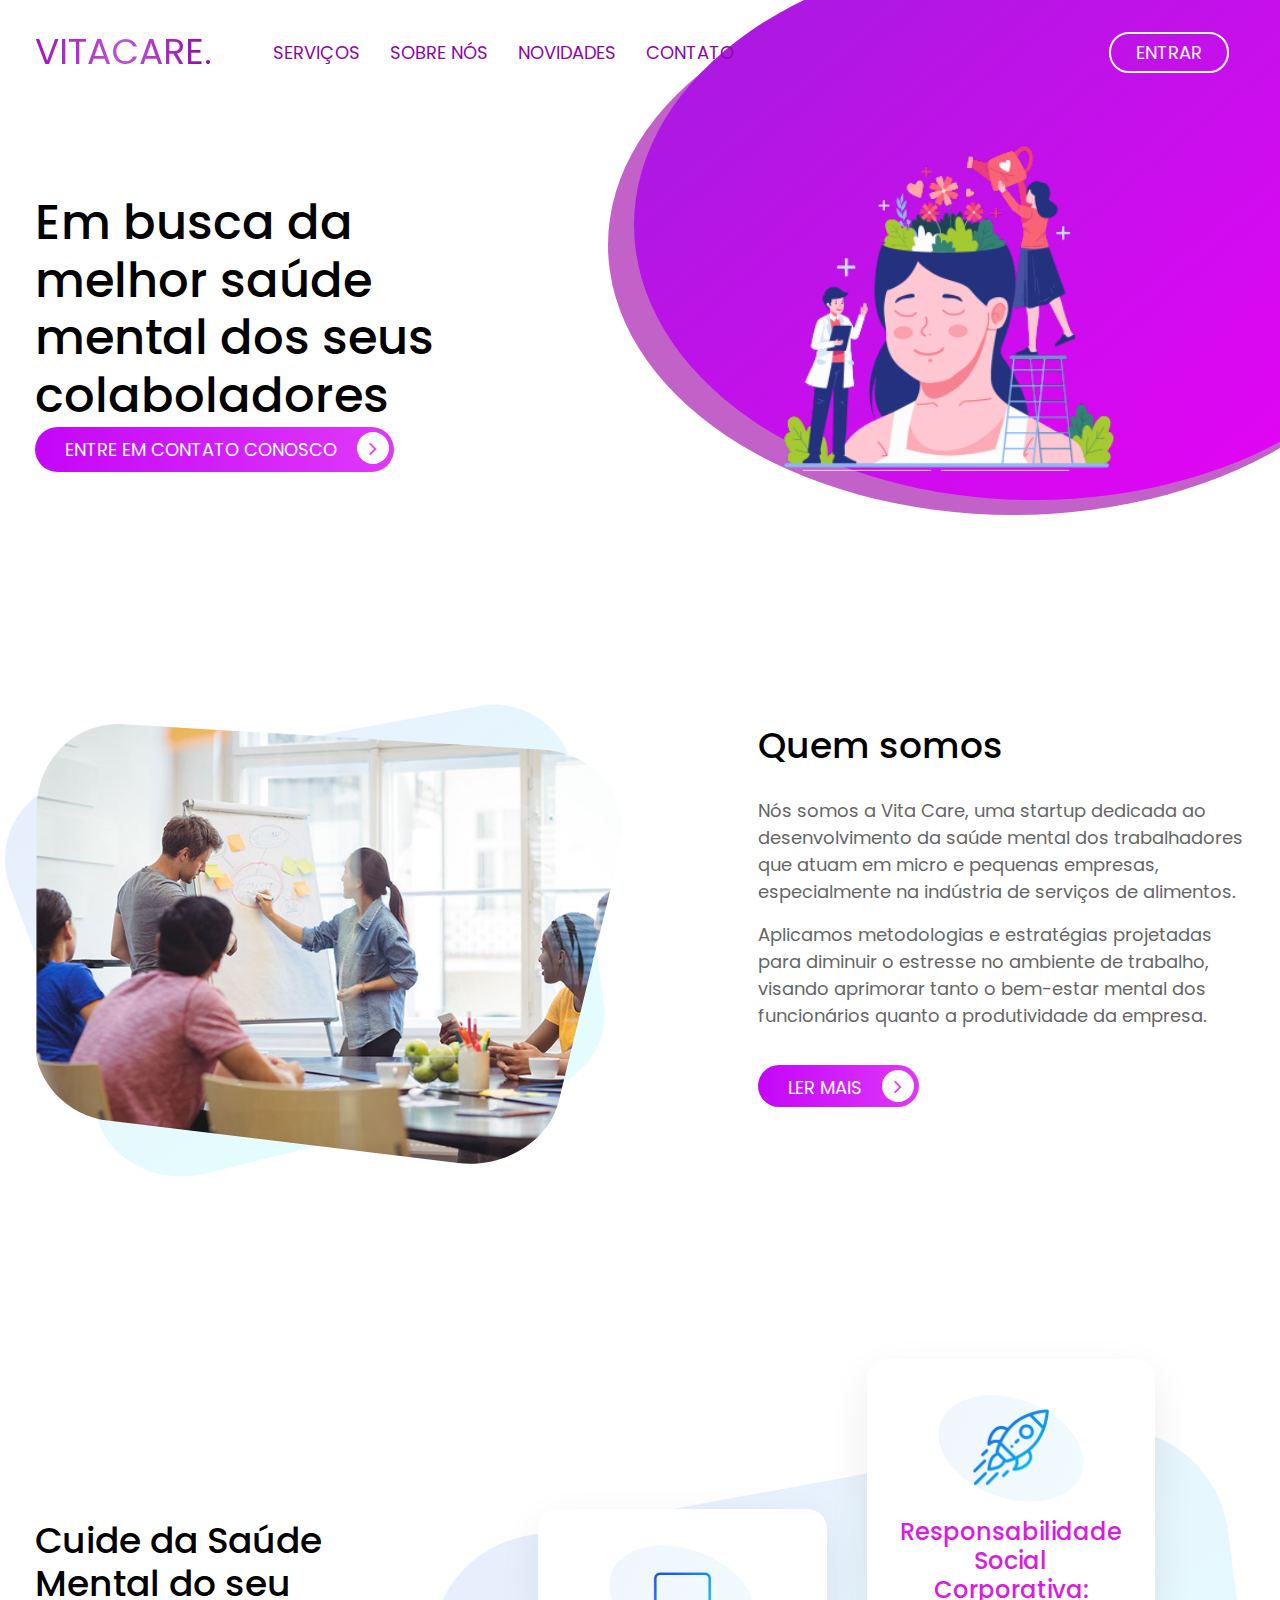
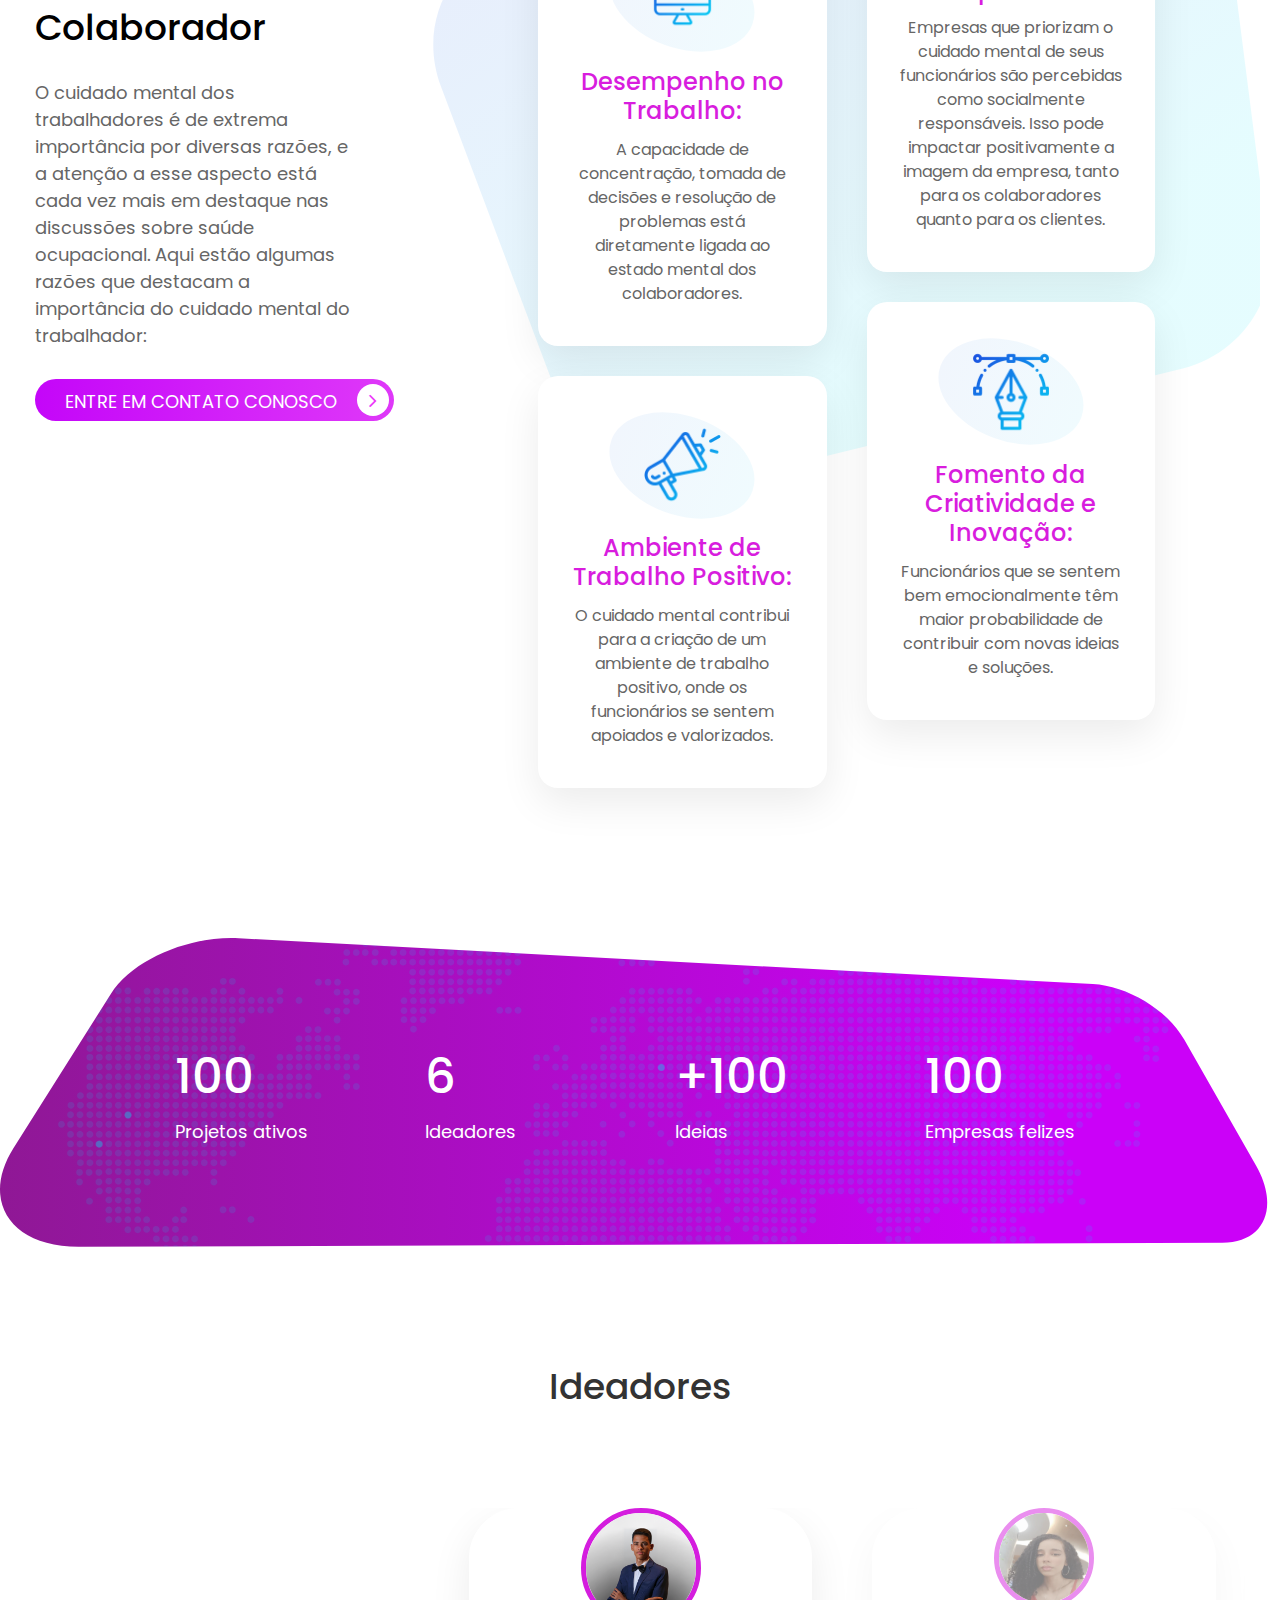
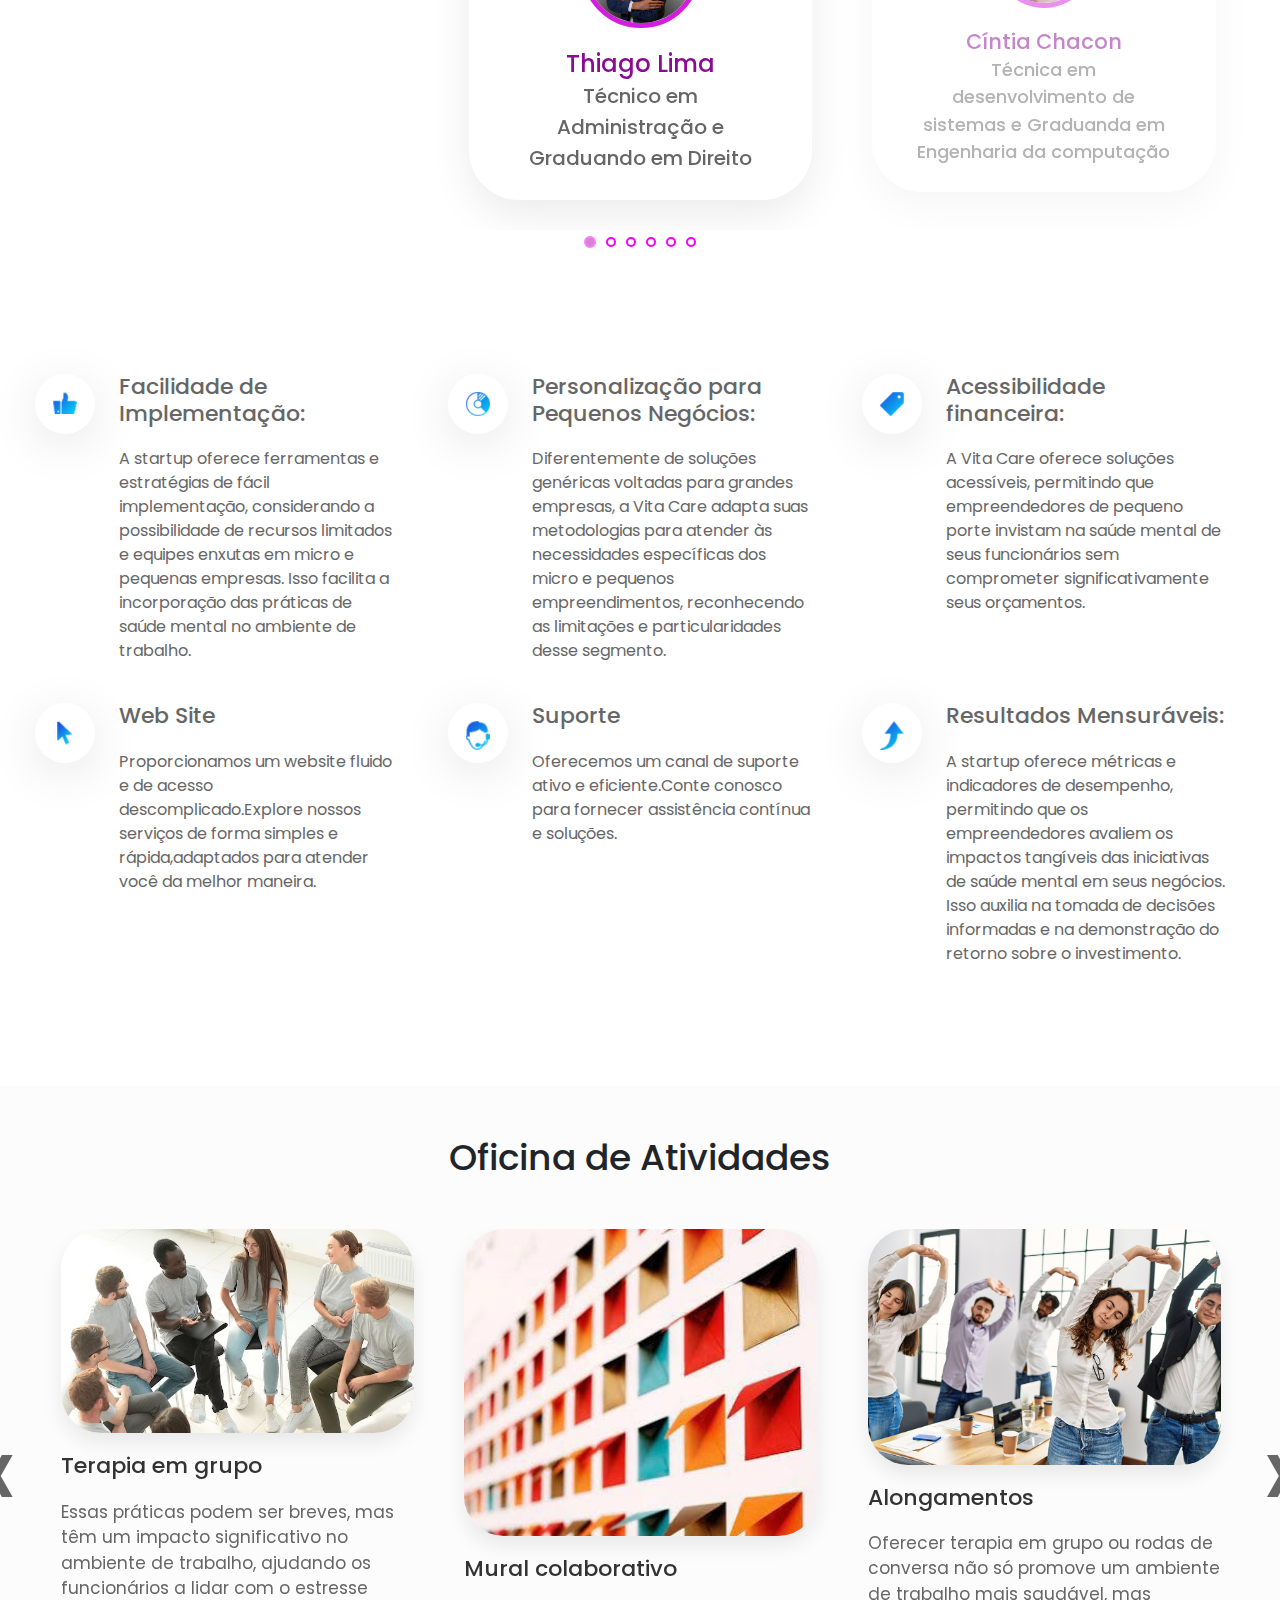
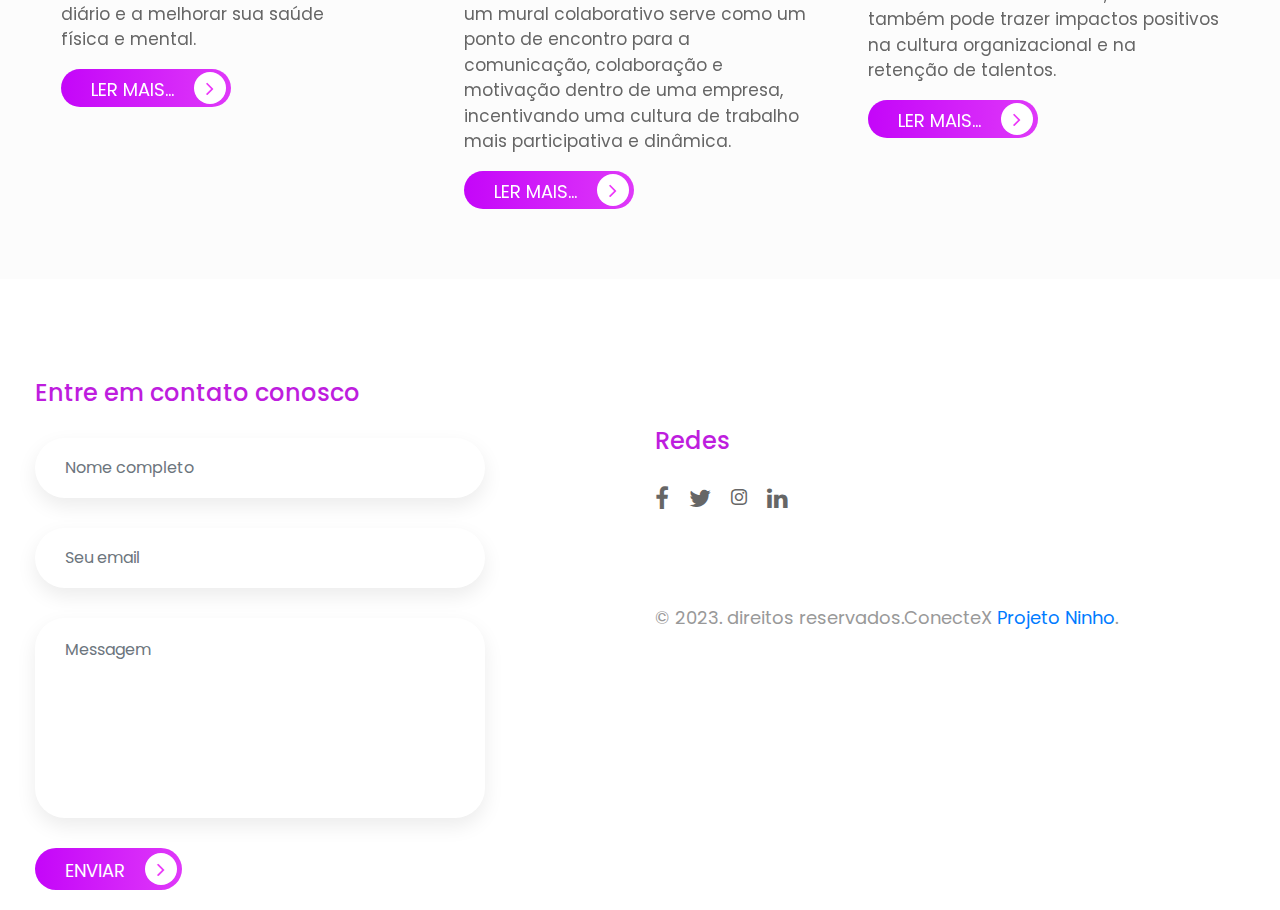
<file: entradaconec/index.html>
<!doctype html>
<html lang="pt-br">
<head>
    <!-- Required meta tags -->
    <meta charset="utf-8">
    <meta name="viewport" content="width=device-width, initial-scale=1, shrink-to-fit=no">

    <!-- awesone fonts css-->
    <link href="css/font-awesome.css" rel="stylesheet" type="text/css">
    <!-- owl carousel css-->
    <link rel="stylesheet" href="owl-carousel/assets/owl.carousel.min.css" type="text/css">
    <!-- Bootstrap CSS -->
    <link rel="stylesheet" href="css/bootstrap.min.css">
    <!-- custom CSS -->
    <link rel="stylesheet" href="style.css">
    <link rel="stylesheet" href="https://cdn.jsdelivr.net/npm/bootstrap-icons@1.11.2/font/bootstrap-icons.min.css">
    <link rel="icon" type="image/png" href="images/logo.png" />
    <title>VitaCare</title>
    <style>

    </style>
</head>
<body>

<nav class="navbar navbar-expand-lg navbar-light bg-light bg-transparent" id="gtco-main-nav">
    <div class="container"><a class="navbar-brand">VitaCare<span>.</span></a>
        <button class="navbar-toggler" data-target="#my-nav" onclick="myFunction(this)" data-toggle="collapse"><span
                class="bar1"></span> <span class="bar2"></span> <span class="bar3"></span></button>

        <div id="my-nav" class="collapse navbar-collapse">
            <ul class="navbar-nav mr-auto">
                <li class="nav-item"><a class="nav-link" href="#"></a></li>
                <li class="nav-item"><a class="nav-link" href="#services">Serviços</a></li>
                <li class="nav-item"><a class="nav-link" href="#about">Sobre nós</a></li>
                <li class="nav-item"><a class="nav-link" href="#news">Novidades</a></li>
                <li class="nav-item"><a class="nav-link" href="#contact">Contato</a></li>
            </ul>
            <form class="form-inline my-2 my-lg-0">
                <a href="login.html" class="btn btn-outline-dark my-2 my-sm-0 mr-3 text-uppercase">Entrar</a> 
            </form>
        </div>
    </div>
</nav>
<div class="container-fluid gtco-banner-area">
    <div class="container">
        <div class="row">
            <div class="col-md-6">
                <h1> Em busca da melhor
                    <span>saúde mental</span> dos 
                    seus colaboladores </h1>
               
                <a href="#">Entre em contato conosco <i class="fa fa-angle-right" aria-hidden="true"></i></a></div>
            <div class="col-md-6">
                <div class="card"><img class="card-img-top img-fluid" src="images/fotoinicio.png" alt=""></div>
            </div>
        </div>
    </div>
</div>
<div class="container-fluid gtco-feature" id="services">
    <div class="container">
        <div class="row">
            <div class="col-md-7">
                <div class="cover">
                    <div class="card">
                        <svg
                                class="back-bg"
                                width="100%" viewBox="0 0 900 700" style="position:absolute; z-index: -1">
                            <defs>
                                <linearGradient id="PSgrad_01" x1="64.279%" x2="0%" y1="76.604%" y2="0%">
                                    <stop offset="0%" stop-color="rgb(1,230,248)" stop-opacity="1"/>
                                    <stop offset="100%" stop-color="rgb(29,62,222)" stop-opacity="1"/>
                                </linearGradient>
                            </defs>
                            <path fill-rule="evenodd" opacity="0.102" fill="url(#PSgrad_01)"
                                  d="M616.656,2.494 L89.351,98.948 C19.867,111.658 -16.508,176.639 7.408,240.130 L122.755,546.348 C141.761,596.806 203.597,623.407 259.843,609.597 L697.535,502.126 C748.221,489.680 783.967,441.432 777.751,392.742 L739.837,95.775 C732.096,35.145 677.715,-8.675 616.656,2.494 Z"/>
                        </svg>
                        <!-- *************-->

                        <svg width="100%" viewBox="0 0 700 500">
                            <clipPath id="clip-path">
                                <path d="M89.479,0.180 L512.635,25.932 C568.395,29.326 603.115,76.927 590.357,129.078 L528.827,380.603 C518.688,422.048 472.661,448.814 427.190,443.300 L73.350,400.391 C32.374,395.422 -0.267,360.907 -0.002,322.064 L1.609,85.154 C1.938,36.786 40.481,-2.801 89.479,0.180 Z"></path>
                            </clipPath>
                            <!-- xlink:href for modern browsers, src for IE8- -->
                            <image clip-path="url(#clip-path)" xlink:href="images/learn-img.jpg" width="100%"
                                   height="465" class="svg__image"></image>
                        </svg>
                    </div>
                </div>
            </div>
            <div class="col-md-5">
                <h2> Quem somos </h2>
                <p> 
                    Nós somos a Vita Care, 
                    uma startup dedicada ao desenvolvimento da saúde mental dos trabalhadores que atuam em micro e pequenas empresas,
                     especialmente na indústria de serviços de alimentos. </p>
                <p>Aplicamos metodologias e estratégias projetadas para diminuir o estresse no ambiente de trabalho, 
                    visando aprimorar tanto o bem-estar mental dos funcionários quanto a produtividade da empresa.</p>
                <a href="#">Ler mais <i class="fa fa-angle-right" aria-hidden="true"></i></a></div>
        </div>
    </div>
</div>
<div class="container-fluid gtco-features" id="about">
    <div class="container">
        <div class="row">
            <div class="col-lg-4">
                <h2>Cuide da Saúde Mental do seu Colaborador </h2>
                <p> 
                    O cuidado mental dos trabalhadores é de extrema importância por diversas razões, e a atenção a esse aspecto está cada vez mais em destaque nas discussões sobre saúde ocupacional.
                     Aqui estão algumas razões que destacam a importância do cuidado mental do trabalhador:
                </p>
                <a href="#">Entre em contato conosco <i class="fa fa-angle-right" aria-hidden="true"></i></a></div>
            <div class="col-lg-8">
                <svg id="bg-services"
                     width="100%"
                     viewBox="0 0 1000 800">
                    <defs>
                        <linearGradient id="PSgrad_02" x1="64.279%" x2="0%" y1="76.604%" y2="0%">
                            <stop offset="0%" stop-color="rgb(1,230,248)" stop-opacity="1"/>
                            <stop offset="100%" stop-color="rgb(29,62,222)" stop-opacity="1"/>
                        </linearGradient>
                    </defs>
                    <path fill-rule="evenodd" opacity="0.102" fill="url(#PSgrad_02)"
                          d="M801.878,3.146 L116.381,128.537 C26.052,145.060 -21.235,229.535 9.856,312.073 L159.806,710.157 C184.515,775.753 264.901,810.334 338.020,792.380 L907.021,652.668 C972.912,636.489 1019.383,573.766 1011.301,510.470 L962.013,124.412 C951.950,45.594 881.254,-11.373 801.878,3.146 Z"/>
                </svg>
                <div class="row">
                    <div class="col">
                        <div class="card text-center">
                            <div class="oval"><img class="card-img-top" src="images/web-design.png" alt=""></div>
                            <div class="card-body">
                                <h3 class="card-title">Desempenho no Trabalho:</h3>
                                <p class="card-text">
                                     A capacidade de concentração, tomada de decisões e resolução de problemas está diretamente ligada ao estado mental dos colaboradores.                                </p>
                            </div>
                        </div>
                        <div class="card text-center">
                            <div class="oval"><img class="card-img-top" src="images/marketing.png" alt=""></div>
                            <div class="card-body">
                                <h3 class="card-title">Ambiente de Trabalho Positivo:</h3>
                                <p class="card-text">O cuidado mental contribui para a criação de um ambiente de trabalho positivo, onde os funcionários se sentem apoiados e valorizados. </p>
                            </div>
                        </div>
                    </div>
                    <div class="col">
                        <div class="card text-center">
                            <div class="oval"><img class="card-img-top" src="images/seo.png" alt=""></div>
                            <div class="card-body">
                                <h3 class="card-title">Responsabilidade Social Corporativa:</h3>
                                <p class="card-text">Empresas que priorizam o cuidado mental de seus funcionários são percebidas como socialmente responsáveis.
                                     Isso pode impactar positivamente a imagem da empresa, tanto para os colaboradores quanto para os clientes.</p>
                            </div>
                        </div>
                        <div class="card text-center">
                            <div class="oval"><img class="card-img-top" src="images/graphics-design.png" alt=""></div>
                            <div class="card-body">
                                <h3 class="card-title">Fomento da Criatividade e Inovação:</h3>
                                <p class="card-text">Funcionários que se sentem bem emocionalmente têm maior probabilidade de contribuir com novas ideias e soluções.</p>
                            </div>
                        </div>
                    </div>
                </div>
            </div>
        </div>
    </div>
</div>
<div class="container-fluid gtco-numbers-block">
    <div class="container">
        <svg width="100%" viewBox="0 0 1600 400">
            <defs>
                <linearGradient id="PSgrad_03" x1="80.279%" x2="0%"  y2="0%">
                    <stop offset="0%" stop-color="#cb01f8" stop-opacity="1" />
                    <stop offset="100%" stop-color="#8f1895" stop-opacity="1" />

                </linearGradient>

            </defs>

            <path fill-rule="evenodd"  fill="url(#PSgrad_03)"
                  d="M98.891,386.002 L1527.942,380.805 C1581.806,380.610 1599.093,335.367 1570.005,284.353 L1480.254,126.948 C1458.704,89.153 1408.314,59.820 1366.025,57.550 L298.504,0.261 C238.784,-2.944 166.619,25.419 138.312,70.265 L16.944,262.546 C-24.214,327.750 12.103,386.317 98.891,386.002 Z"></path>

            <clipPath id="ctm" fill="none">
                <path
                        d="M98.891,386.002 L1527.942,380.805 C1581.806,380.610 1599.093,335.367 1570.005,284.353 L1480.254,126.948 C1458.704,89.153 1408.314,59.820 1366.025,57.550 L298.504,0.261 C238.784,-2.944 166.619,25.419 138.312,70.265 L16.944,262.546 C-24.214,327.750 12.103,386.317 98.891,386.002 Z"></path>
            </clipPath>

            <svg   xmlns:dc="http://purl.org/dc/elements/1.1/"
            xmlns:cc="http://creativecommons.org/ns#"
            xmlns:rdf="http://www.w3.org/1999/02/22-rdf-syntax-ns#"
             xmlns:xlink="https://en.wikipedia.org/wiki/Mali">
            <image  clip-path="url(#ctm)" xlink:href="images/word-map.png" height="800px" width="100%" class="svg__image">

            </image>

        </svg>
        <div class="row">
            <div class="col-3">
                <div class="card">
                    <div class="card-body">
                        <h5 class="card-title">100</h5>
                        <p class="card-text">Projetos ativos</p>
                    </div>
                </div>
            </div>
            <div class="col-3">
                <div class="card">
                    <div class="card-body">
                        <h5 class="card-title">6</h5>
                        <p class="card-text">Ideadores</p>
                    </div>
                </div>
            </div>
            <div class="col-3">
                <div class="card">
                    <div class="card-body">
                        <h5 class="card-title">+100</h5>
                        <p class="card-text">Ideias</p>
                    </div>
                </div>
            </div>
            <div class="col-3">
                <div class="card">
                    <div class="card-body">
                        <h5 class="card-title">100</h5>
                        <p class="card-text">Empresas felizes</p>
                    </div>
                </div>
            </div>
        </div>
    </div>
</div>
<div class="container-fluid gtco-testimonials">
    <div class="container">
        <h2>Ideadores</h2>
        <div class="owl-carousel owl-carousel1 owl-theme">
            <div>
                <div class="card text-center"><img class="card-img-top" src="images/thiagolima.png" alt="">
                    <div class="card-body">
                        <h5>Thiago Lima<br/>
                            <span> Técnico em Administração e Graduando em Direito </span></h5>
                    </div>
                </div>
            </div>
            <div>
                <div class="card text-center"><img class="card-img-top" src="images/cintia.jpg" alt="">
                    <div class="card-body">
                        <h5>Cíntia Chacon<br/>
                            <span> Técnica em desenvolvimento de sistemas e Graduanda em Engenharia da computação </span></h5>
                    </div>
                </div>
            </div>
            <div>
                <div class="card text-center"><img class="card-img-top" src="images/vitoria.jpg" alt="">
                    <div class="card-body">
                        <h5>Maria Vitória<br/>
                            <span> Técnica em Segurança do trabalho </span></h5>

                    </div>
                </div>
            </div>

            <div>
                <div class="card text-center"><img class="card-img-top" src="images/adriana.jpg" alt="">
                    <div class="card-body">
                        <h5>Adriana Alves<br/>
                            <span> Técnica em Edificações </span></h5>

                    </div>
                </div>
            </div>

            <div>
                <div class="card text-center"><img class="card-img-top" src="images/ste.jpg" alt="">
                    <div class="card-body">
                        <h5>Stefany Barbosa<br/>
                            <span> Técnico em segurança do trabalho </span></h5>

                    </div>
                </div>
            </div>

            <div>
                <div class="card text-center"><img class="card-img-top" src="images/rafinha.jpg" alt="">
                    <div class="card-body">
                        <h5>Tiago Pereira<br/>
                            <span> Técnico em Segurança do trabalho</span></h5>
                    </div>
                </div>
            </div>
        </div>
    </div>
</div>
<div class="container-fluid gtco-features-list">
    <div class="container">
        <div class="row">
            <div class="media col-md-6 col-lg-4">
                <div class="oval mr-4"><img class="align-self-start" src="images/quality-results.png" alt=""></div>
                <div class="media-body">
                    <h5 class="mb-0">Facilidade de Implementação:</h5>
                    A startup oferece ferramentas e estratégias de fácil implementação,
                     considerando a possibilidade de recursos limitados e equipes enxutas em micro e pequenas empresas.
                      Isso facilita a incorporação das práticas de saúde mental no ambiente de trabalho.

                </div>
            </div>
            <div class="media col-md-6 col-lg-4">
                <div class="oval mr-4"><img class="align-self-start" src="images/analytics.png" alt=""></div>
                <div class="media-body">
                    <h5 class="mb-0">Personalização para Pequenos Negócios:</h5>
                    Diferentemente de soluções genéricas voltadas para grandes empresas, 
                    a Vita Care adapta suas metodologias para atender às necessidades específicas dos micro e pequenos empreendimentos,
                     reconhecendo as limitações e particularidades desse segmento.

                </div>
            </div>
            <div class="media col-md-6 col-lg-4"> 
               
                <div class="oval mr-4"><img class="align-self-start" src="images/affordable-pricing.png" alt=""></div>
              
                <div class="media-body">
                   
                   <h5 class="mb-0">Acessibilidade financeira:</h5>
                    A Vita Care oferece soluções acessíveis, permitindo que empreendedores de pequeno porte invistam na saúde mental 
                    de seus funcionários sem comprometer significativamente seus orçamentos.
                </div>
            </div>
            <div class="media col-md-6 col-lg-4">
                <div class="oval mr-4"><img class="align-self-start" src="images/easy-to-use.png" alt=""></div>
                <div class="media-body">
                    <h5 class="mb-0">Web Site</h5>
                    Proporcionamos um website fluido e de acesso descomplicado.Explore nossos serviços de forma simples e rápida,adaptados para atender você da melhor maneira.
                </div>
            </div>
            <div class="media col-md-6 col-lg-4">
                <div class="oval mr-4"><img class="align-self-start" src="images/free-support.png" alt=""></div>
                <div class="media-body">
                    <h5 class="mb-0">Suporte</h5>
                    Oferecemos um canal de suporte ativo e eficiente.Conte conosco para fornecer assistência contínua e soluções.
                </div>
            </div>
            <div class="media col-md-6 col-lg-4">
                <div class="oval mr-4"><img class="align-self-start" src="images/effectively-increase.png" alt=""></div>
                <div class="media-body">
                    <h5 class="mb-0">Resultados Mensuráveis:</h5>
                    A startup oferece métricas e indicadores de desempenho, permitindo que os empreendedores 
                    avaliem os impactos tangíveis das iniciativas de saúde mental em seus negócios.
                     Isso auxilia na tomada de decisões informadas e na demonstração do retorno sobre    o investimento.
                </div>
            </div>
        </div>
    </div>
</div>

<div class="container-fluid gtco-news" id="news">
    <div class="container">
        <h2>Oficina de Atividades</h2>
        <div class="owl-carousel owl-carousel2 owl-theme">
            <div>
                <div class="card text-center"><img class="card-img-top" src="images/atv1.jpg" alt="">
                    <div class="card-body text-left pr-0 pl-0">
                        <h5>Terapia em grupo</h5>
                        <p class="card-text">
                            Essas práticas podem ser breves, mas têm um impacto significativo no ambiente de trabalho, 
                            ajudando os funcionários a lidar com o estresse diário e a melhorar sua saúde física e mental. </p>
                        <a href="#">LER MAIS... <i class="fa fa-angle-right" aria-hidden="true"></i></a></div>
                </div>
            </div>
            <div>
                <div class="card text-center"><img class="card-img-top" src="images/atv.jpg" alt="">
                    <div class="card-body text-left pr-0 pl-0">
                        <h5> Mural colaborativo</h5>
                        <p class="card-text">
                            um mural colaborativo serve como um ponto de encontro para a comunicação, 
                            colaboração e motivação dentro de uma empresa, incentivando uma cultura de trabalho mais participativa e dinâmica. </p>
                        <a href="#">LER MAIS... <i class="fa fa-angle-right" aria-hidden="true"></i></a></div>
                </div>
            </div>
            <div>
                <div class="card text-center"><img class="card-img-top" src="images/atv3.jpg" alt="">
                    <div class="card-body text-left pr-0 pl-0">
                        <h5>Alongamentos</h5>
                        <p class="card-text">
                            Oferecer terapia em grupo ou rodas de conversa não só promove um ambiente de trabalho mais saudável,
                             mas também pode trazer impactos positivos na cultura organizacional e na retenção de talentos. </p>
                        <a href="#">LER MAIS... <i class="fa fa-angle-right" aria-hidden="true"></i></a></div>
                </div>
            </div>
           
        </div>
    </div>
</div>
<footer class="container-fluid" id="gtco-footer">
    <div class="container">
        <div class="row">
            <div class="col-lg-6" id="contact">
                <h4> Entre em contato conosco </h4>
                <input type="text" class="form-control" placeholder="Nome completo">
                <input type="email" class="form-control" placeholder="Seu email">
                <textarea class="form-control" placeholder="Messagem"></textarea>
                <a href="#" class="submit-button">Enviar <i class="fa fa-angle-right" aria-hidden="true"></i></a>
            </div>
            <div class="col-lg-6">
                <div class="row">
                    <div class="col-6">
                  
                        <h4 class="mt-5">Redes</h4>
                        <ul class="nav follow-us-nav">
                            <li class="nav-item"><a class="nav-link pl-0" href="#"><i class="fa fa-facebook"
                                                                                      aria-hidden="true"></i></a></li>
                            <li class="nav-item"><a class="nav-link" href="#"><i class="fa fa-twitter"
                                                                                 aria-hidden="true"></i></a></li>
                            <li class="nav-item"><a class="nav-link" href="https://instagram.com/vitacare_vc?igshid=YTQwZjQ0NmI0OA=="><i class="bi bi-instagram"
                                                                                 aria-hidden="true"></i></a></li>
                            <li class="nav-item"><a class="nav-link" href="#"><i class="fa fa-linkedin"
                                                                                 aria-hidden="true"></i></a></li>
                        </ul>
                    </div>
             
                    <div class="col-12">
                        <p>&copy; 2023. direitos reservados.ConecteX <a href="https://gettemplates.co" target="_blank">Projeto Ninho</a>.</p>
                    </div>
                </div>
            </div>
        </div>
    </div>
</footer>

<!-- Optional JavaScript -->
<!-- jQuery first, then Popper.js, then Bootstrap JS -->
<script src="js/jquery-3.3.1.slim.min.js"></script>
<script src="js/popper.min.js"></script>
<script src="js/bootstrap.min.js"></script>
<!-- owl carousel js-->
<script src="owl-carousel/owl.carousel.min.js"></script>
<script src="js/main.js"></script>
</body>
</html>
</file>
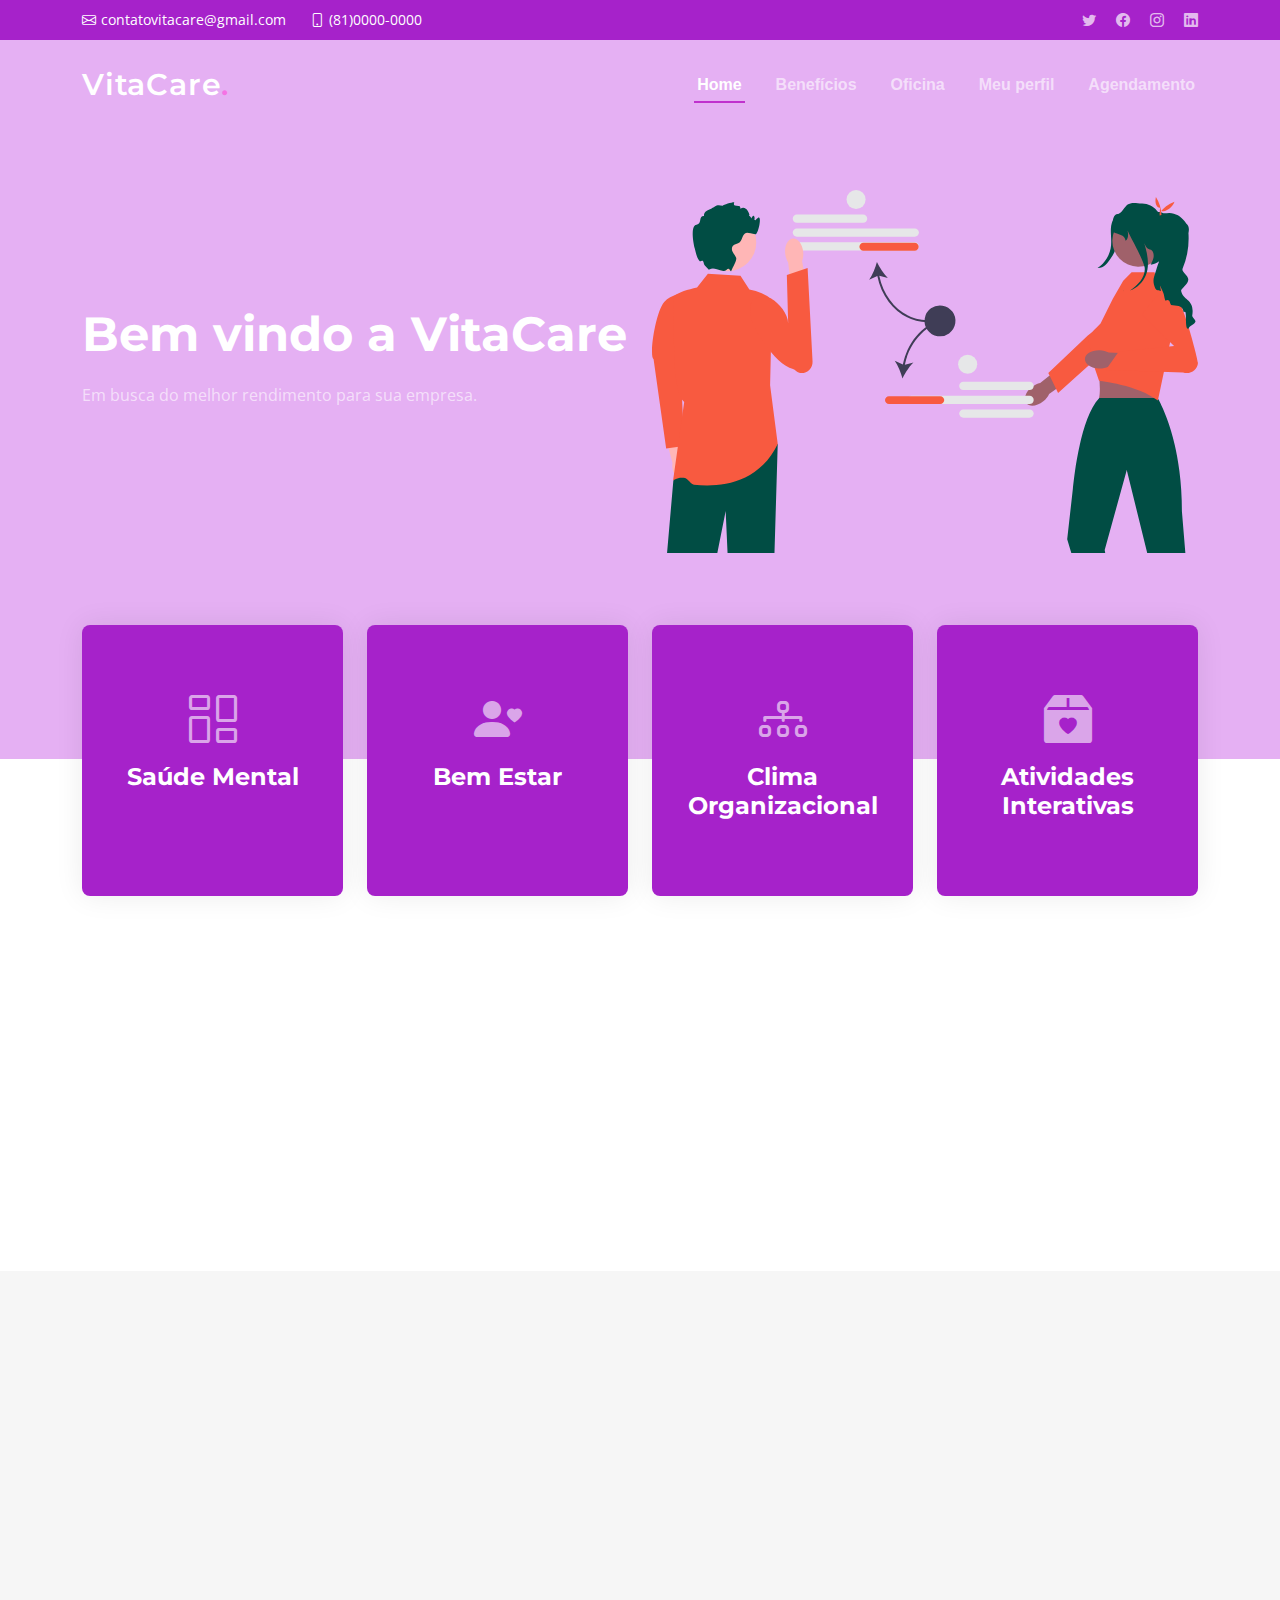
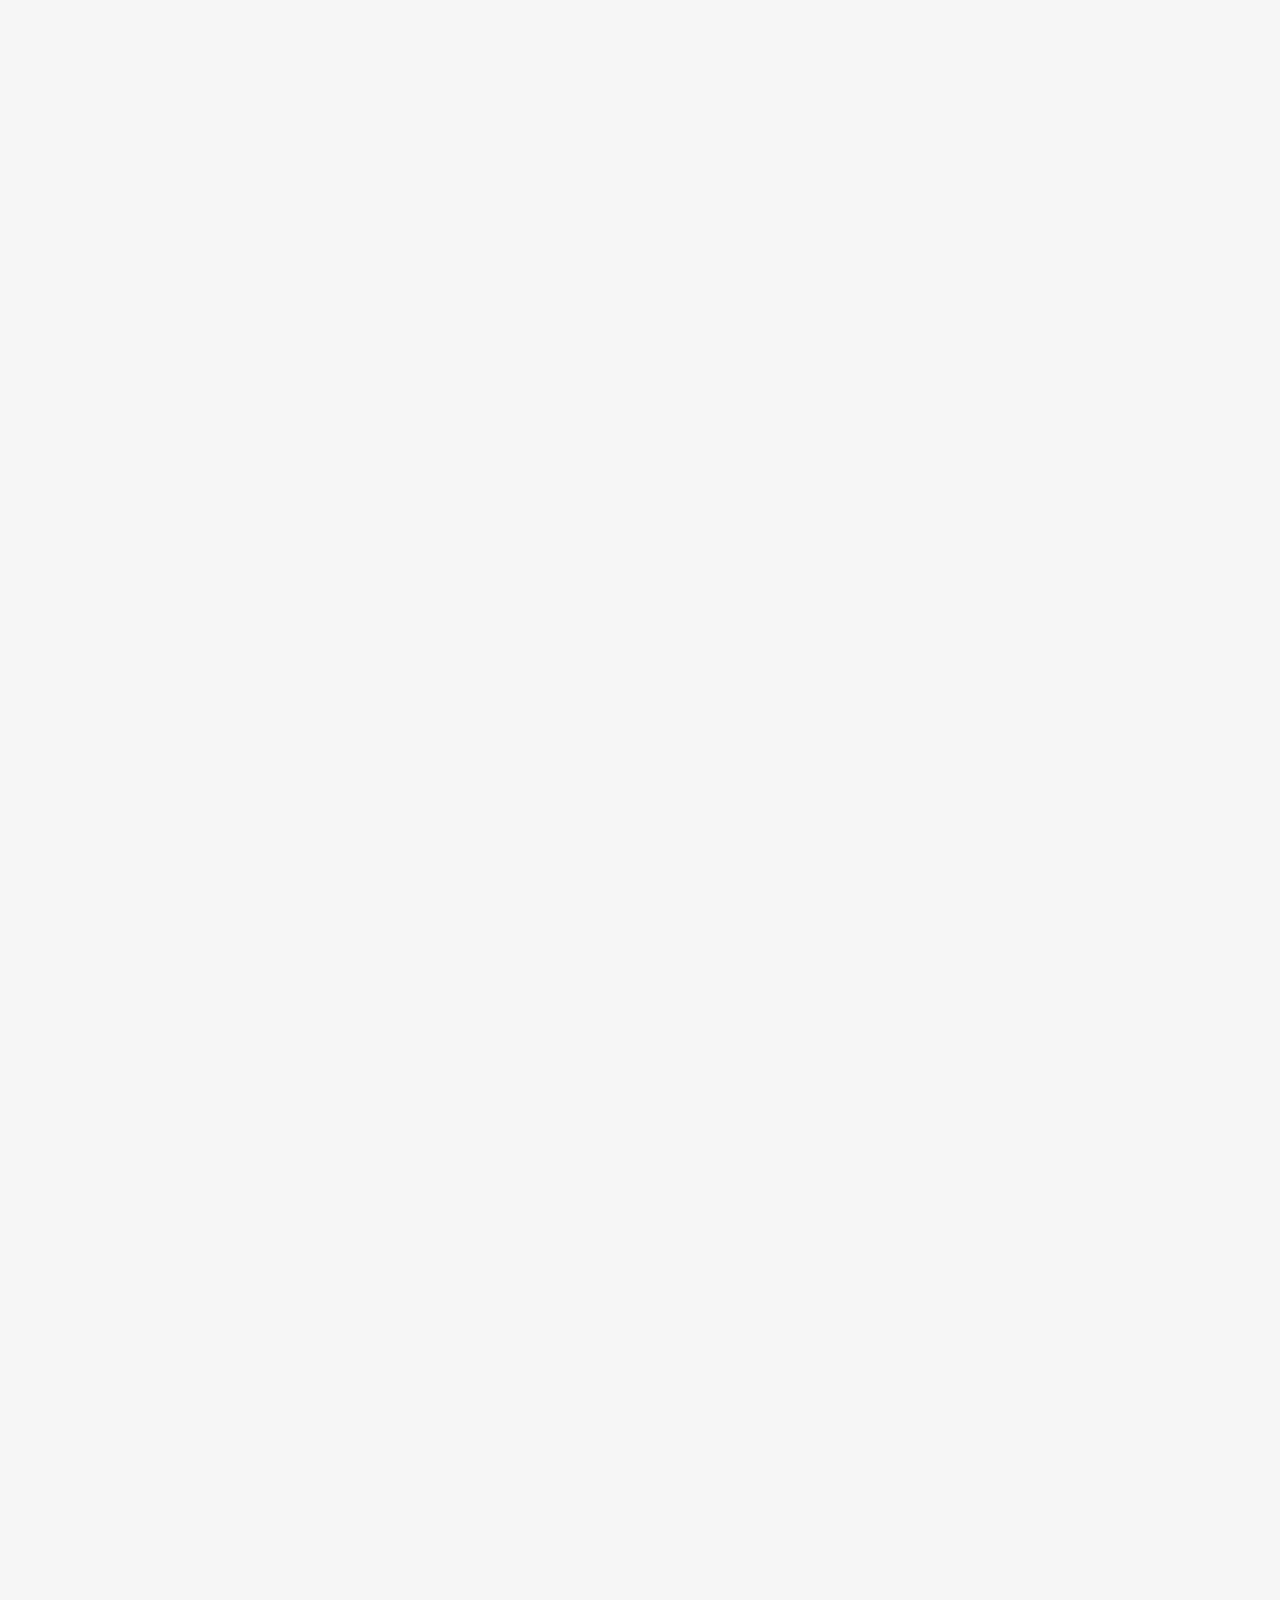
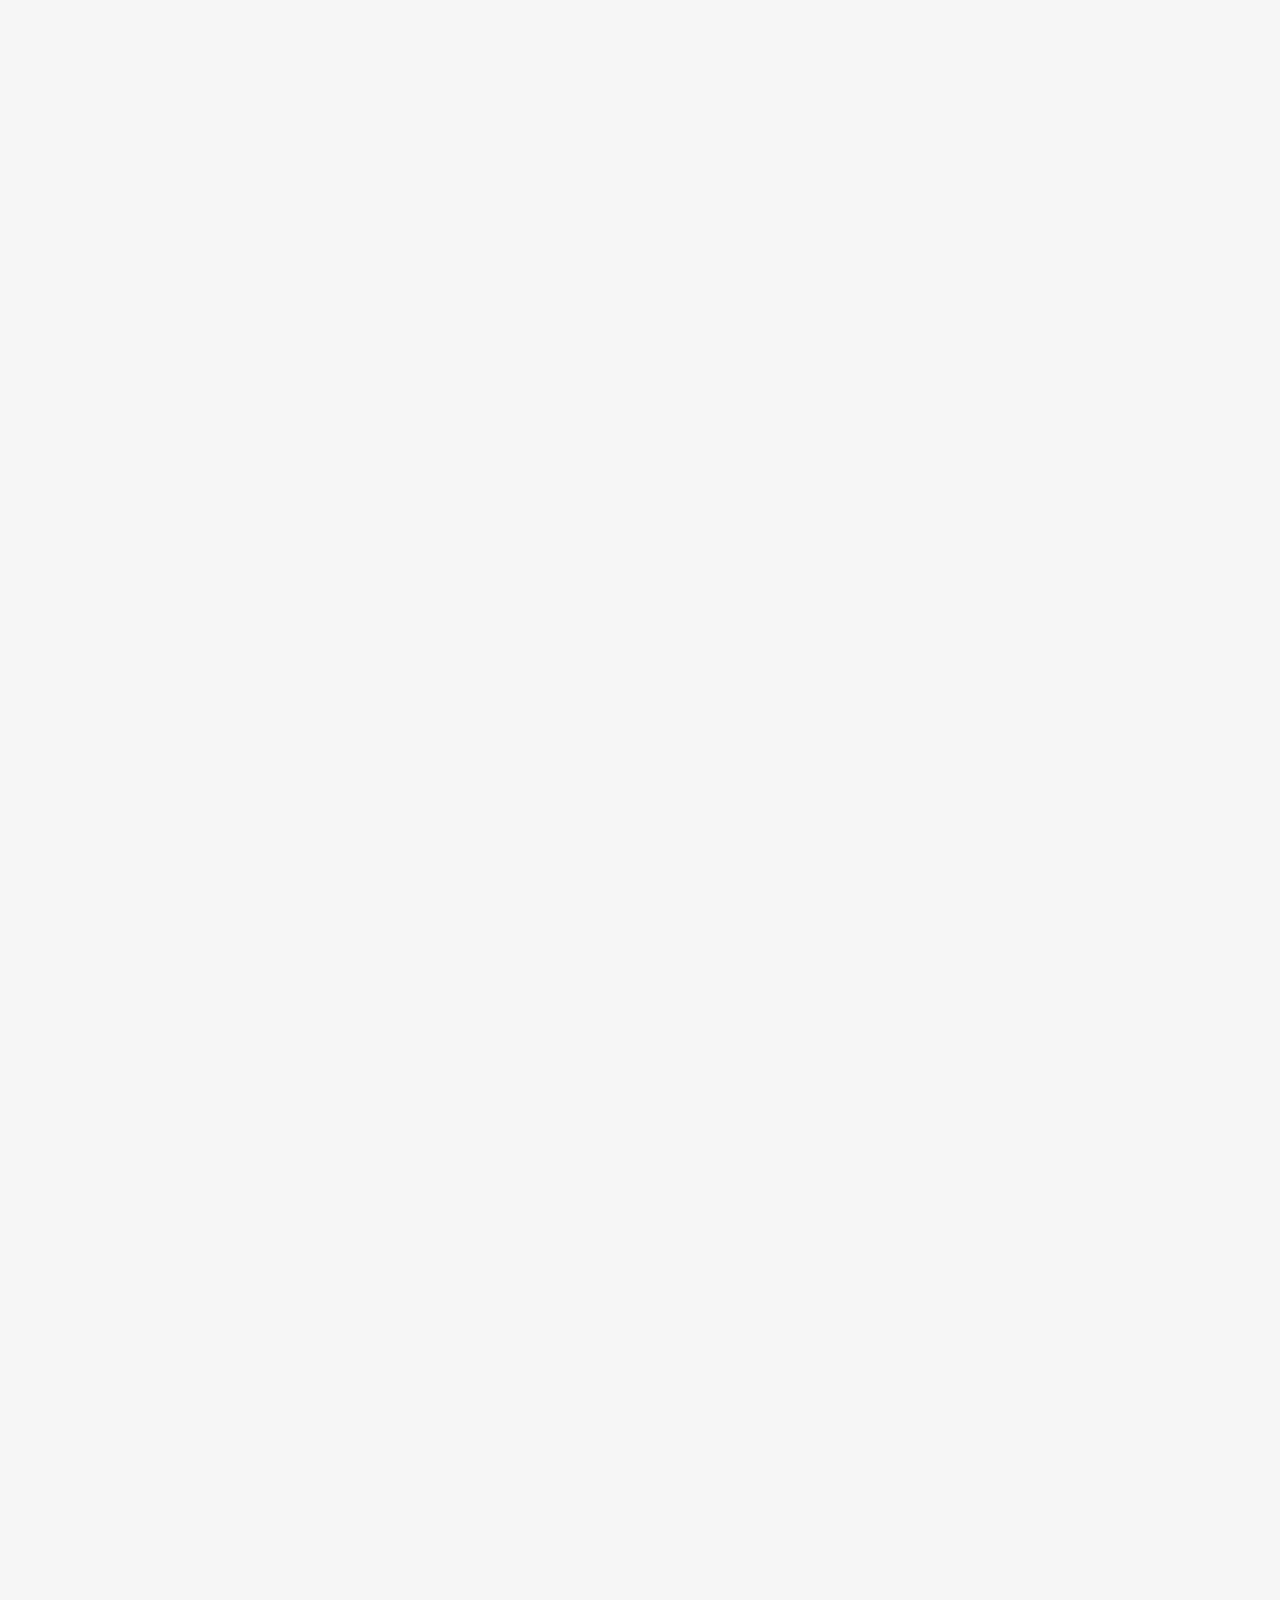
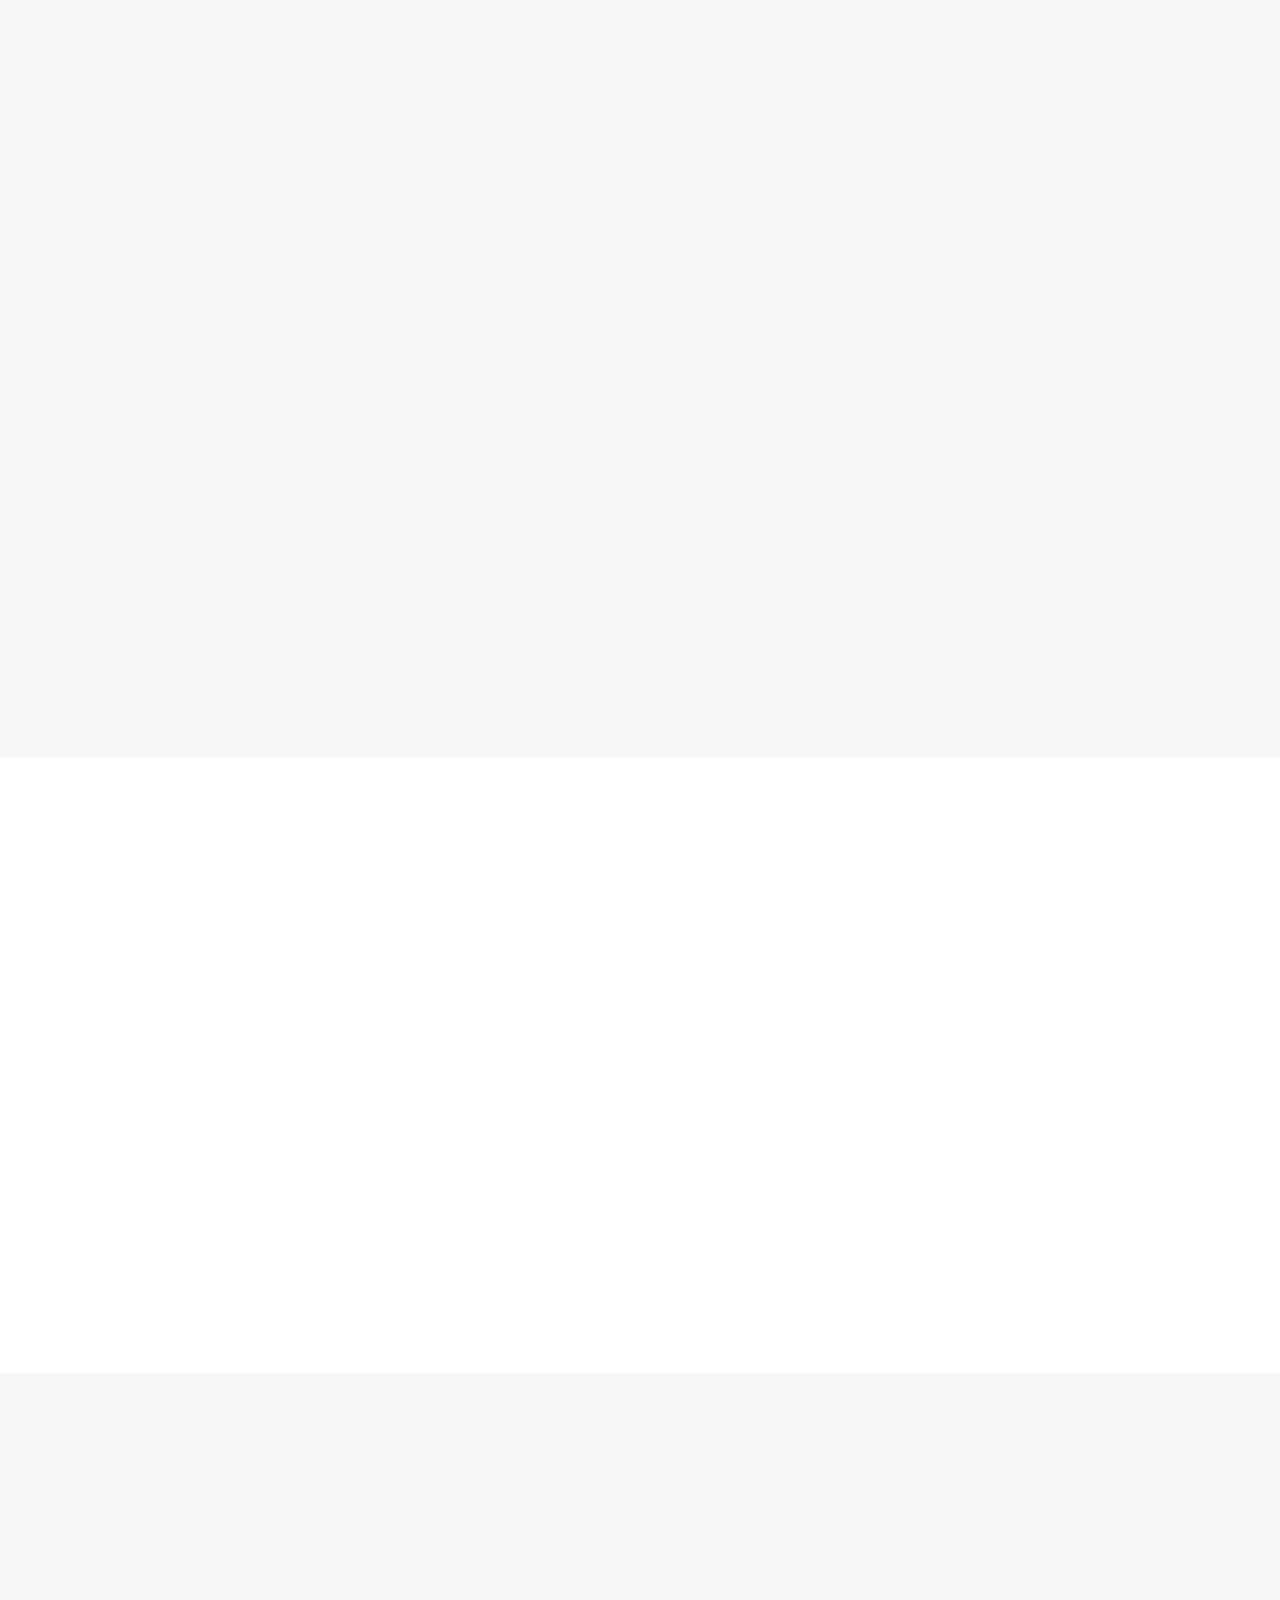
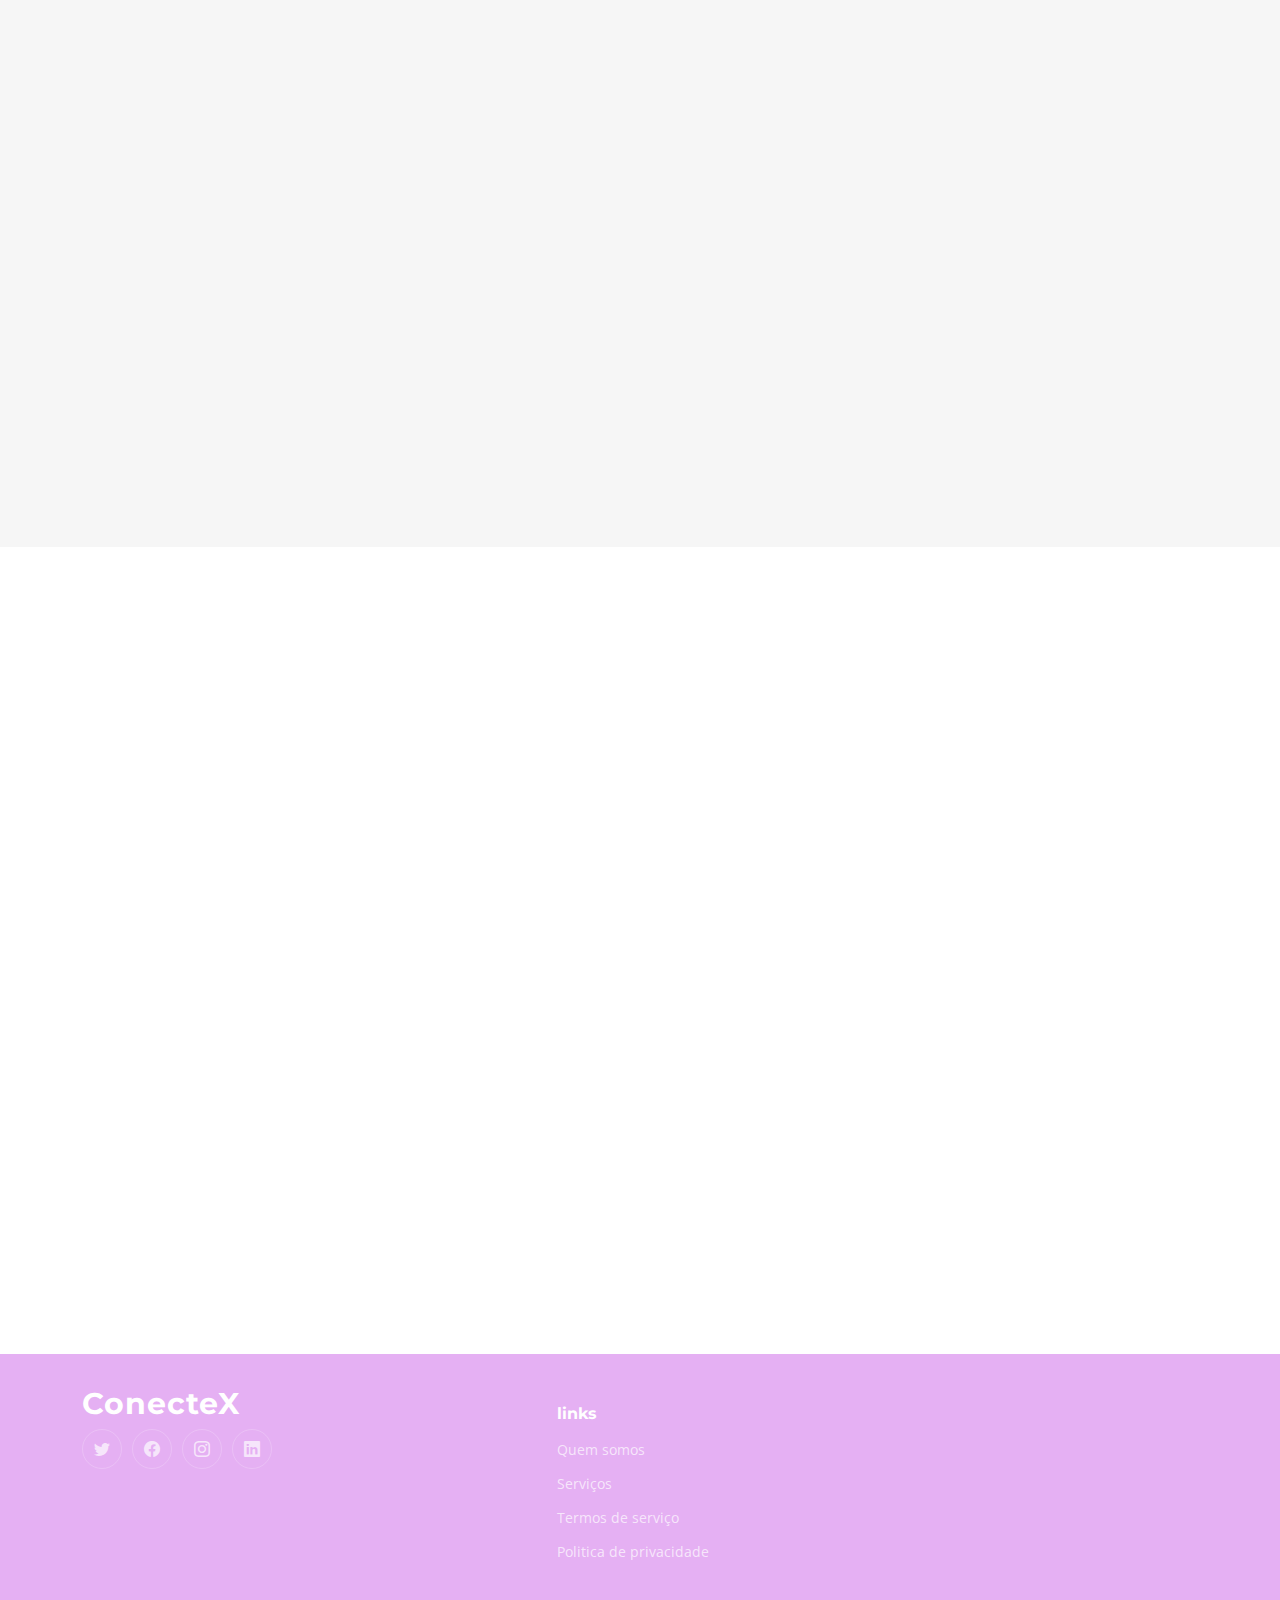
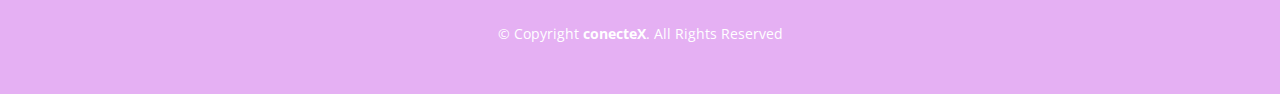
<file: entradaconec/back.html>
<!DOCTYPE html>
<html lang="pt-br">

<head>
  <meta charset="utf-8">
  <meta content="width=device-width, initial-scale=1.0" name="viewport">

  <title>VitaCare</title>
  <meta content="" name="description">
  <meta content="" name="keywords">

  <!-- Favicons -->
  <link href="assets/img/logo.png" rel="icon">
  <link href="assets/img/logo.png" rel="apple-touch-icon">

  <!-- Google Fonts -->
  <link rel="preconnect" href="https://fonts.googleapis.com">
  <link rel="preconnect" href="https://fonts.gstatic.com" crossorigin>
  <link href="https://fonts.googleapis.com/css2?family=Open+Sans:ital,wght@0,300;0,400;0,500;0,600;0,700;1,300;1,400;1,600;1,700&family=Montserrat:ital,wght@0,300;0,400;0,500;0,600;0,700;1,300;1,400;1,500;1,600;1,700&family=Raleway:ital,wght@0,300;0,400;0,500;0,600;0,700;1,300;1,400;1,500;1,600;1,700&display=swap" rel="stylesheet">

  <!-- Vendor CSS Files -->
  <link href="assets/vendor/bootstrap/css/bootstrap.min.css" rel="stylesheet">
  <link href="assets/vendor/bootstrap-icons/bootstrap-icons.css" rel="stylesheet">
  <link href="assets/vendor/aos/aos.css" rel="stylesheet">
  <link href="assets/vendor/glightbox/css/glightbox.min.css" rel="stylesheet">
  <link href="assets/vendor/swiper/swiper-bundle.min.css" rel="stylesheet">

  <!-- Template Main CSS File -->
  <link href="assets/css/main.css" rel="stylesheet">

  <!-- =======================================================
  * Template Name: Impact
  * Updated: Sep 18 2023 with Bootstrap v5.3.2
  * Template URL: https://bootstrapmade.com/impact-bootstrap-business-website-template/
  * Author: BootstrapMade.com
  * License: https://bootstrapmade.com/license/
  ======================================================== -->
</head>

<body>

  <!-- ======= Header ======= -->
  <section id="topbar" class="topbar d-flex align-items-center">
    <div class="container d-flex justify-content-center justify-content-md-between">
      <div class="contact-info d-flex align-items-center">
        <i class="bi bi-envelope d-flex align-items-center"><a href="mailto:contact@example.com">contatovitacare@gmail.com</a></i>
        <i class="bi bi-phone d-flex align-items-center ms-4"><span>(81)0000-0000</span></i>
      </div>
      <div class="social-links d-none d-md-flex align-items-center">
        <a href="#" class="twitter"><i class="bi bi-twitter"></i></a>
        <a href="#" class="facebook"><i class="bi bi-facebook"></i></a>
        <a href="https://www.instagram.com/vitacare_vc/" class="instagram"><i class="bi bi-instagram"></i></a>
        <a href="#" class="linkedin"><i class="bi bi-linkedin"></i></i></a>
      </div>
    </div>
  </section><!-- End Top Bar -->

  <header id="header" class="header d-flex align-items-center">

    <div class="container-fluid container-xl d-flex align-items-center justify-content-between">
      <a href="index.html" class="logo d-flex align-items-center">
        <!-- Uncomment the line below if you also wish to use an image logo -->
        <!-- <img src="assets/img/logo.png" alt=""> -->
        <h1>VitaCare<span>.</span></h1>
      </a>
      <nav id="navbar" class="navbar">
        <ul>
          <li><a href="#hero">Home</a></li>
          <li><a href="#services">Benefícios</a></li>
          <li><a href="#portfolio">Oficina</a></li>
          <li><a href="blog.html">Meu perfil</a></li>
          <li><a href="#contact">Agendamento</a></li>
        </ul>
      </nav><!-- .navbar -->

      <i class="mobile-nav-toggle mobile-nav-show bi bi-list"></i>
      <i class="mobile-nav-toggle mobile-nav-hide d-none bi bi-x"></i>

    </div>
  </header><!-- End Header --> 
  <!-- End Header -->

  <!-- ======= Hero Section ======= -->
  <section id="hero" class="hero">
    <div class="container position-relative">
      <div class="row gy-5" data-aos="fade-in">
        <div class="col-lg-6 order-2 order-lg-1 d-flex flex-column justify-content-center text-center text-lg-start">
          <h2>Bem vindo a <span>VitaCare</span></h2>
          <p>Em busca do melhor rendimento para sua empresa.</p>
        </div>

        <div class="col-lg-6 order-1 order-lg-2">
          <img src="assets/img/hero-img.svg" class="img-fluid" alt="" data-aos="zoom-out" data-aos-delay="100">
        </div>
      </div>
    </div>

    <div class="icon-boxes position-relative">
      <div class="container position-relative">
        <div class="row gy-4 mt-5">

          <div class="col-xl-3 col-md-6" data-aos="fade-up" data-aos-delay="100">
            <div class="icon-box">
              <div class="icon"><i class="bi bi-columns-gap"></i></div>
              <h4 class="title"><a href="" class="stretched-link">Saúde Mental</a></h4>
            </div>
          </div><!--End Icon Box -->

          <div class="col-xl-3 col-md-6" data-aos="fade-up" data-aos-delay="200">
            <div class="icon-box">
              <div class="icon"><i class="bi bi-person-heart"></i></div>
              <h4 class="title"><a href="" class="stretched-link">Bem Estar</a></h4>
            </div>
          </div><!--End Icon Box -->

          <div class="col-xl-3 col-md-6" data-aos="fade-up" data-aos-delay="300">
            <div class="icon-box">
              <div class="icon"><i class="bi bi-diagram-3"></i></div>
              <h4 class="title"><a href="" class="stretched-link">Clima Organizacional</a></h4>
            </div>
          </div><!--End Icon Box -->

          <div class="col-xl-3 col-md-6" data-aos="fade-up" data-aos-delay="500">
            <div class="icon-box">
              <div class="icon"><i class="bi bi-box2-heart-fill"></i></div>
              <h4 class="title"><a href="" class="stretched-link">Atividades Interativas</a></h4>
            </div>
          </div><!--End Icon Box -->

        </div>
      </div>
    </div>

    </div>
  </section>
  <!-- End Hero Section -->

  <main id="main">

    <!-- ======= Stats Counter Section ======= -->
    <section id="stats-counter" class="stats-counter">
      <div class="container" data-aos="fade-up">

        <div class="row gy-4 align-items-center">

          <div class="col-lg-6">
            <img src="assets/img/stats-img.svg" alt="" class="img-fluid">
          </div>

          <div class="col-lg-6">

            <div class="stats-item d-flex align-items-center">
              <span data-purecounter-start="0" data-purecounter-end="100" data-purecounter-duration="1" class="purecounter"></span>
              <p>Projetos ativos</p>
            </div><!-- End Stats Item -->

            <div class="stats-item d-flex align-items-center">
              <span data-purecounter-start="0" data-purecounter-end="6" data-purecounter-duration="1" class="purecounter"></span>
              <p>Ideadores</p>
            </div><!-- End Stats Item -->

            <div class="stats-item d-flex align-items-center">
              <span data-purecounter-start="0" data-purecounter-end="100" data-purecounter-duration="1" class="purecounter"></span>
              <p>Empresas felizes</p>
            </div><!-- End Stats Item -->

          </div>

        </div>

      </div>


    <!-- ======= Our Services Section ======= -->
    <section id="services" class="services sections-bg">
      <div class="container" data-aos="fade-up">

        <div class="section-header">
          <h2>Benefícios</h2>
        </div>

        <div class="row gy-4" data-aos="fade-up" data-aos-delay="100">

          <div class="col-lg-4 col-md-6">
            <div class="service-item  position-relative">
              <div class="icon">
                <i class="bi bi-bag-dash"></i>
              </div>
              <h3>Facilidade de Implementação:</h3>
              <p>A startup oferece ferramentas e estratégias de fácil implementação, 
                considerando a possibilidade de recursos limitados e equipes enxutas em micro e pequenas empresas. 
                Isso facilita a incorporação das práticas de saúde mental no ambiente de trabalho.</p>
              <a href="#" class="readmore stretched-link">Ler mais... <i class="bi bi-arrow-right"></i></a>
            </div>
          </div><!-- End Service Item -->

          <div class="col-lg-4 col-md-6">
            <div class="service-item position-relative">
              <div class="icon">
                <i class="bi bi-box-seam"></i>
              </div>
              <h3>Personalização para Pequenos Negócios:</h3>
              <p>Diferentemente de soluções genéricas voltadas para grandes empresas, 
                a Vita Care adapta suas metodologias para atender às necessidades específicas dos micro e pequenos empreendimentos, 
                reconhecendo as limitações e particularidades desse segmento.</p>
              <a href="#" class="readmore stretched-link">Ler mais... <i class="bi bi-arrow-right"></i></a>
            </div>
          </div><!-- End Service Item -->

          <div class="col-lg-4 col-md-6">
            <div class="service-item position-relative">
              <div class="icon">
                <i class="bi bi-tags"></i>
              </div>
              <h3>Acessibilidade financeira:</h3>
              <p>A Vita Care oferece soluções acessíveis, permitindo que empreendedores de pequeno porte invistam na saúde mental de seus funcionários sem comprometer significativamente seus orçamentos.</p>
              <a href="#" class="readmore stretched-link">Ler mais <i class="bi bi-arrow-right"></i></a>
            </div>
          </div><!-- End Service Item -->

          <div class="col-lg-4 col-md-6">
            <div class="service-item position-relative">
              <div class="icon">
                <i class="bi bi-cash-coin"></i>
              </div>
              <h3>Resultados Mensuráveis:</h3>
              <p>A startup oferece métricas e indicadores de desempenho, permitindo que os empreendedores avaliem os impactos tangíveis das iniciativas de saúde mental em seus negócios.
                 Isso auxilia na tomada de decisões informadas e na demonstração do retorno sobre o investimento.</p>
              <a href="#" class="readmore stretched-link">Ler mais... <i class="bi bi-arrow-right"></i></a>
              </div>
          </div><!-- End Service Item -->

          <div class="col-lg-4 col-md-6">
            <div class="service-item position-relative">
              <div class="icon">
                <i class="bi bi-headset"></i>
              </div>
              <h3>Suporte</h3>
              <p>Oferecemos um canal de suporte ativo e eficiente.Conte conosco para fornecer assistência contínua e soluções.</p>
              <a href="#" class="readmore stretched-link">Ler mais...<i class="bi bi-arrow-right"></i></a>
            </div>
          </div><!-- End Service Item -->

          <div class="col-lg-4 col-md-6">
            <div class="service-item position-relative">
              <div class="icon">
                <i class="bi bi-mouse2"></i>
              </div>
              <h3>Website</h3>
              <p>Proporcionamos um website fluido e de acesso descomplicado.Explore nossos serviços de forma simples e rápida,adaptados para atender você da melhor maneira.</p>
              <a href="#" class="readmore stretched-link">Ler mais... <i class="bi bi-arrow-right"></i></a>
            </div>
          </div><!-- End Service Item -->

        </div>

      </div>
    </section><!-- End Our Services Section -->

    <!-- ======= Portfolio Section ======= -->
    <section id="portfolio" class="portfolio sections-bg">
      <div class="container" data-aos="fade-up">

        <div class="section-header">
          <h2>Oficina de atividades</h2>
          <p>contém mais de 10 ferramentas que podem ser aplicadas no ambiente de trabalho, 
            com o intuito da promoção da saúde mental e redução do estresse ocupacional.</p>
        </div>

        <div class="portfolio-isotope" data-portfolio-filter="*" data-portfolio-layout="masonry" data-portfolio-sort="original-order" data-aos="fade-up" data-aos-delay="100">

          <div>
            <ul class="portfolio-flters">
              <li data-filter="*" class="filter-active">Todos</li>
              <li data-filter=".filter-app">Totens</li>
              <li data-filter=".filter-product">Painéis</li>
              <li data-filter=".filter-branding">Em grupo</li>
              <li data-filter=".filter-books">Jogos</li>
            </ul><!-- End Portfolio Filters -->
          </div>

          <div class="row gy-4 portfolio-container">

            <div class="col-xl-4 col-md-6 portfolio-item filter-app">
              <div class="portfolio-wrap">
                <a href="assets/img/portfolio/toten1.png" data-gallery="portfolio-gallery-app" class="glightbox"><img src="assets/img/portfolio/toten1.png" class="img-fluid" alt=""></a>
                <div class="portfolio-info">
                  <h4><a href="portfolio-details.html" title="More Details">Totens de livros</a></h4>
                </div>
              </div>
            </div><!-- End Portfolio Item -->

            <div class="col-xl-4 col-md-6 portfolio-item filter-product">
              <div class="portfolio-wrap">
                <a href="assets/img/portfolio/painel1.png" data-gallery="portfolio-gallery-app" class="glightbox"><img src="assets/img/portfolio/painel1.png" class="img-fluid" alt=""></a>
                <div class="portfolio-info">
                  <h4><a href="portfolio-details.html" title="More Details">Painel de desafios</a></h4>

                </div>
              </div>
            </div><!-- End Portfolio Item -->

            <div class="col-xl-4 col-md-6 portfolio-item filter-branding">
              <div class="portfolio-wrap">
                <a href="assets/img/portfolio/atv1.jpg" data-gallery="portfolio-gallery-app" class="glightbox"><img src="assets/img/portfolio/atv1.jpg" class="img-fluid" alt=""></a>
                <div class="portfolio-info">
                  <h4><a href="portfolio-details.html" title="More Details">Alongamentos</a></h4>
                </div>
              </div>
            </div><!-- End Portfolio Item -->

            <div class="col-xl-4 col-md-6 portfolio-item filter-books">
            
              <div class="portfolio-wrap">
                <a href="assets/img/portfolio/jogo1.jpg" data-gallery="portfolio-gallery-app" class="glightbox"><img src="assets/img/portfolio/jogo1.jpg" class="img-fluid" alt=""></a>
                <div class="portfolio-info">
                  <h4><a href="portfolio-details.html" title="More Details">Quem sou eu?</a></h4>
                </div>
              </div>
            </div><!-- End Portfolio Item -->

            <div class="col-xl-4 col-md-6 portfolio-item filter-app">
              <div class="portfolio-wrap">
                <a href="assets/img/portfolio/toten2.png" data-gallery="portfolio-gallery-app" class="glightbox"><img src="assets/img/portfolio/toten2.png" class="img-fluid" alt=""></a>
                <div class="portfolio-info">
                  <h4><a href="portfolio-details.html" title="More Details">toten de sentimentos</a></h4>
                </div>
              </div>
            </div><!-- End Portfolio Item -->

            <div class="col-xl-4 col-md-6 portfolio-item filter-product">
              <div class="portfolio-wrap">
                <a href="assets/img/portfolio/painel2.png" data-gallery="portfolio-gallery-app" class="glightbox"><img src="assets/img/portfolio/painel2.png" class="img-fluid" alt=""></a>
                <div class="portfolio-info">
                  <h4><a href="portfolio-details.html" title="More Details">Painel interativo</a></h4>
                </div>
              </div>
            </div><!-- End Portfolio Item -->

            <div class="col-xl-4 col-md-6 portfolio-item filter-branding">
              <div class="portfolio-wrap">
                <a href="assets/img/portfolio/atv2.jpg" data-gallery="portfolio-gallery-app" class="glightbox"><img src="assets/img/portfolio/atv2.jpg" class="img-fluid" alt=""></a>
                <div class="portfolio-info">
                  <h4><a href="portfolio-details.html" title="More Details">Terapia em grupo</a></h4>
                </div>
              </div>
            </div><!-- End Portfolio Item -->

            <div class="col-xl-4 col-md-6 portfolio-item filter-books">
              <div class="portfolio-wrap">
                <a href="assets/img/portfolio/jogo3.jpg" data-gallery="portfolio-gallery-app" class="glightbox"><img src="assets/img/portfolio/jogo3.jpg" class="img-fluid" alt=""></a>
                <div class="portfolio-info">
                  <h4><a href="portfolio-details.html" title="More Details">Quem na roda?</a></h4>
                </div>
              </div>
            </div><!-- End Portfolio Item -->

            <div class="col-xl-4 col-md-6 portfolio-item filter-app">
              <div class="portfolio-wrap">
                <a href="assets/img/portfolio/toten3.png" data-gallery="portfolio-gallery-app" class="glightbox"><img src="assets/img/portfolio/toten3.png" class="img-fluid" alt=""></a>
                <div class="portfolio-info">
                  <h4><a href="portfolio-details.html" title="More Details">Toten de jogos</a></h4>
                </div>
              </div>
            </div><!-- End Portfolio Item -->

            <div class="col-xl-4 col-md-6 portfolio-item filter-product">
              <div class="portfolio-wrap">
                <a href="assets/img/portfolio/painel3.png" data-gallery="portfolio-gallery-app" class="glightbox"><img src="assets/img/portfolio/painel3.png" class="img-fluid" alt=""></a>
                <div class="portfolio-info">
                  <h4><a href="portfolio-details.html" title="More Details">Painel escrito</a></h4>
                </div>
              </div>
            </div><!-- End Portfolio Item -->

            <div class="col-xl-4 col-md-6 portfolio-item filter-branding">
              <div class="portfolio-wrap">
                <a href="assets/img/portfolio/atv3.jpg" data-gallery="portfolio-gallery-app" class="glightbox"><img src="assets/img/portfolio/atv3.jpg" class="img-fluid" alt=""></a>
                <div class="portfolio-info">
                  <h4><a href="portfolio-details.html" title="More Details">Corrida terapêutica</a></h4>
                </div>
              </div>
            </div><!-- End Portfolio Item -->

            <div class="col-xl-4 col-md-6 portfolio-item filter-books">
              <div class="portfolio-wrap">
                <a href="assets/img/portfolio/jogo2.jpg" data-gallery="portfolio-gallery-app" class="glightbox"><img src="assets/img/portfolio/jogo2.jpg" class="img-fluid" alt=""></a>
                <div class="portfolio-info">
                  <h4><a href="portfolio-details.html" title="More Details">Jogos das emoções</a></h4>
                </div>
              </div>
            </div><!-- End Portfolio Item -->

          </div><!-- End Portfolio Container -->

        </div>

      </div>
    </section><!-- End Portfolio Section -->

   

    <!-- ======= Pricing Section ======= -->
    <section id="pricing" class="pricing sections-bg">
      <div class="container" data-aos="fade-up">

        <div class="section-header">
          <h2>Planos</h2>
          <p>Ideias personalizadas para sua empresa</p>
        </div>

        <div class="row g-4 py-lg-5" data-aos="zoom-out" data-aos-delay="100">

          <div class="col-lg-4">
            <div class="pricing-item">
              <h3>Inovação lúdica</h3>
              <div class="icon">
                <i class="bi bi-box"></i>
              </div>
              <ul>
                <li><i class="bi bi-check"></i> Locação de espaços lúdicos para promover atividades.</li>
                <li><i class="bi bi-check"></i> Atividades envolventes.</li>
                <li><i class="bi bi-check"></i> CuLtura inovadora.</li>
                <li><i class="bi bi-check"></i> Equipe motivada.</li>
              </ul>
              <div class="text-center"><a href="#" class="buy-btn">Ver mais...</a></div>
            </div>
          </div><!-- End Pricing Item -->

          <div class="col-lg-4">
            <div class="pricing-item featured">
              <h3>Sinergia semanal</h3>
              <div class="icon">
                <i class="bi bi-broadcast"></i>
              </div>
              <ul>
                <li><i class="bi bi-check"></i> Roda de conversas programadas com a equipe.</li>
                <li><i class="bi bi-check"></i> Jornada contínua.</li>
                <li><i class="bi bi-check"></i> Coesão reforçada.</li>
                <li><i class="bi bi-check"></i> Excelência habitual.</li>
              </ul>
              <div class="text-center"><a href="#" class="buy-btn">Ver mais...</a></div>
            </div>
          </div><!-- End Pricing Item -->

          <div class="col-lg-4">
            <div class="pricing-item">
              <h3>Foco estratégicos</h3>
              <div class="icon">
                <i class="bi bi-send"></i>
              </div>

              <ul>
                <li><i class="bi bi-check"></i> Personalização da abordagem em interesses estrátegicos.</li>
                <li><i class="bi bi-check"></i> Abordagem personalizada.</li>
                <li><i class="bi bi-check"></i> Orientação intensiva.</li>
        
              </ul>
              <div class="text-center"><a href="#" class="buy-btn">Ver mais...</a></div>
            </div>
          </div><!-- End Pricing Item -->

        </div>

      </div>
    </section><!-- End Pricing Section -->

    <!-- ======= Frequently Asked Questions Section ======= -->
    <section id="faq" class="faq">
      <div class="container" data-aos="fade-up">

        <div class="row gy-4">

          <div class="col-lg-4">
            <div class="content px-xl-5">
              <h3>Perguntas <strong>Frequentes</strong></h3>
              <p>
              Algumas possiveis dúvidas:
              </p>
            </div>
          </div>

          <div class="col-lg-8">

            <div class="accordion accordion-flush" id="faqlist" data-aos="fade-up" data-aos-delay="100">

              <div class="accordion-item">
                <h3 class="accordion-header">
                  <button class="accordion-button collapsed" type="button" data-bs-toggle="collapse" data-bs-target="#faq-content-1">
                    <span class="num">1.</span>
                    Como são escolhidas as atividades para a minha empresa na "caixa de ferramentas"?
                  </button>
                </h3>
                <div id="faq-content-1" class="accordion-collapse collapse" data-bs-parent="#faqlist">
                  <div class="accordion-body">
                    Nosso processo de seleção de ferramentas é personalizado para atender às necessidades específicas de cada cliente.
								    Inicialmente, nossa equipe realiza uma análise detalhada das características e desafios de sua empresa. Em seguida, selecionamos cuidadosamente as atividades, palestras, workshops e metodologias da nossa "caixa de ferramentas" que melhor se alinham aos seus objetivos e requisitos, 
									garantindo uma solução sob medida para o seu contexto empresarial.

                  </div>
                </div>
              </div><!-- # Faq item-->

              <div class="accordion-item">
                <h3 class="accordion-header">
                  <button class="accordion-button collapsed" type="button" data-bs-toggle="collapse" data-bs-target="#faq-content-2">
                    <span class="num">2.</span>
                    Qual é o custo dos seus serviços?
                  </button>
                </h3>
                <div id="faq-content-2" class="accordion-collapse collapse" data-bs-parent="#faqlist">
                  <div class="accordion-body">
                    A precificação dos nossos serviços é personalizada, 
                    refletindo a natureza adaptável e específica de cada projeto. Após uma consulta inicial para entender suas necessidades e metas, desenvolvemos um orçamento que leva em consideração a complexidade do trabalho, o número de colaboradores envolvidos e a seleção de ferramentas personalizadas.
                     Nosso objetivo é oferecer um plano que seja transparente e justo, garantindo o melhor retorno sobre o investimento para sua empresa.
                  </div>
                </div>
              </div><!-- # Faq item-->

              <div class="accordion-item">
                <h3 class="accordion-header">
                  <button class="accordion-button collapsed" type="button" data-bs-toggle="collapse" data-bs-target="#faq-content-3">
                    <span class="num">3.</span>
                    Como vocês garantem que as atividades lúdicas terão impacto positivo em minha equipe?
                  </button>
                </h3>
                <div id="faq-content-3" class="accordion-collapse collapse" data-bs-parent="#faqlist">
                  <div class="accordion-body">
                    Nossas atividades são desenvolvidas com base em metodologias comprovadas.
                    A eficácia é garantida por meio de uma abordagem fundamentada em práticas reconhecidas, visando promover melhorias mensuráveis ​​na colaboração, comunicação e motivação da equipe.
                     Entendemos a importância da eficácia de nossas metodologias. Antes de finalizarmos qualquer proposta, conduzimos uma análise detalhada de suas metas e desafios. 
                     Além disso, garantimos uma comunicação aberta e colaborativa ao longo do processo, ajustando as atividades conforme necessário. Também compartilhamos casos de sucesso anteriores e depoimentos de clientes para fornecer uma visão mais clara sobre como nossas soluções impactaram positivamente outras empresas.
 
                  </div>
                </div>
              </div><!-- # Faq item-->

              <div class="accordion-item">
                <h3 class="accordion-header">
                  <button class="accordion-button collapsed" type="button" data-bs-toggle="collapse" data-bs-target="#faq-content-4">
                    <span class="num">4.</span>
                    Em quanto tempo posso ver resultados tangíveis após a implementação das atividades lúdicas?
                  </button>
                </h3>
                <div id="faq-content-4" class="accordion-collapse collapse" data-bs-parent="#faqlist">
                  <div class="accordion-body">
                    Os resultados variam, mas geralmente observamos resultados positivos em um prazo relativamente curto.
                    O tempo necessário para ver resultados tangíveis dependerá das características específicas de sua empresa e das áreas que estamos focalizando. 
                    Estamos comprometidos em melhorar o retorno sobre o investimento o mais rápido possível. Entre em contato para discutir um cronograma mais detalhado.
                  </div>
                </div>
              </div><!-- # Faq item-->

              <div class="accordion-item">
                <h3 class="accordion-header">
                  <button class="accordion-button collapsed" type="button" data-bs-toggle="collapse" data-bs-target="#faq-content-5">
                    <span class="num">5.</span>
                    Como é o acompanhamento pós-implementação das atividades em minha empresa?
                  </button>
                </h3>
                <div id="faq-content-5" class="accordion-collapse collapse" data-bs-parent="#faqlist">
                  <div class="accordion-body">
                    Nosso compromisso vai além da implementação inicial. Após a execução das atividades, oferecemos um acompanhamento contínuo para avaliar os resultados, coletar feedback e fazer os ajustes necessários.
                     Estamos disponíveis para perguntas claras, fornecendo suporte adicional e adaptando nossas metodologias de acordo com a evolução das necessidades de sua empresa.
                     Nosso objetivo é construir uma parceria de longo prazo para contribuição, crescimento e sucesso contínuo de sua equipe.
                  </div>
                </div>
              </div><!-- # Faq item-->

            </div>

          </div>
        </div>

      </div>
    </section><!-- End Frequently Asked Questions Section -->

    <!-- ======= Recent Blog Posts Section ======= -->
    <section id="recent-posts" class="recent-posts sections-bg">
      <div class="container" data-aos="fade-up">

        <div class="section-header">
          <h2>Informações</h2>
          <p>Informativos gerais sobre saúde mental e produtividade:</p>
        </div>

        <div class="row gy-4">

          <div class="col-xl-4 col-md-6">
            <article>

              <div class="post-img">
                <img src="assets/img/blog/radarfit2.jpg" alt="" class="img-fluid">
              </div>

              <p class="post-category">Saúde Mental</p>

              <h2 class="title">
                <a href="blog-details.html">Gamificação e saúde laboral? Como assim? Saiba mais.</a>
              </h2>

              <div class="d-flex align-items-center">
                <img src="assets/img/blog/radarfit.jpeg" alt="" class="img-fluid post-author-img flex-shrink-0">
                <div class="post-meta">
                  <p class="post-author">RadarFit</p>
                  <p class="post-date">
                    <time datetime="2022-01-01">Dez 1, 2023</time>
                  </p>
                </div>
              </div>

            </article>
          </div><!-- End post list item -->

          <div class="col-xl-4 col-md-6">
            <article>

              <div class="post-img">
                <img src="assets/img/blog/caju2.jpg" alt="" class="img-fluid">
              </div>

              <p class="post-category">Investimento</p>

              <h2 class="title">
                <a href="blog-details.html">Investir 1 dólar em saúde mental pode render até 4 dólares em produtividade.</a>
              </h2>

              <div class="d-flex align-items-center">
                <img src="assets/img/blog/blogcaju.jpg" alt="" class="img-fluid post-author-img flex-shrink-0">
                <div class="post-meta">
                  <p class="post-author">Blog Caju</p>
                  <p class="post-date">
                    <time datetime="2022-01-01">Dez 5, 2022</time>
                  </p>
                </div>
              </div>

            </article>
          </div><!-- End post list item -->

          <div class="col-xl-4 col-md-6">
            <article>

              <div class="post-img">
                <img src="assets/img/blog/sebrae2.jpg" alt="" class="img-fluid">
              </div>

              <p class="post-category">Inovação</p>

              <h2 class="title">
                <a href="blog-details.html">Saúde mental no Brasil e o impacto para as empresas</a>
              </h2>

              <div class="d-flex align-items-center">
                <img src="assets/img/blog/sebrae.png" alt="" class="img-fluid post-author-img flex-shrink-0">
                <div class="post-meta">
                  <p class="post-author">SEBRAE</p>
                  <p class="post-date">
                    <time datetime="2022-01-01">Dez 22, 2023</time>
                  </p>
                </div>
              </div>

            </article>
          </div><!-- End post list item -->

        </div><!-- End recent posts list -->

      </div>
    </section><!-- End Recent Blog Posts Section -->

    <!-- ======= Contact Section ======= -->
    <section id="contact" class="contact">
      <div class="container" data-aos="fade-up">

        <div class="section-header">
          <h2>Agendamentos</h2>
          <p>Agende a nossa visita na sua empresa:</p>
        </div>

        <div class="row gx-lg-0 gy-4">

          <div class="col-lg-4">

            <div class="info-container d-flex flex-column align-items-center justify-content-center">
              <div class="info-item d-flex">
                <i class="bi bi-geo-alt flex-shrink-0"></i>
                <div>
                  <h4>Localização:</h4>
                  <p>rua 24 de maio, paissandu,64</p>
                </div>
              </div><!-- End Info Item -->

              <div class="info-item d-flex">
                <i class="bi bi-envelope flex-shrink-0"></i>
                <div>
                  <h4>Email:</h4>
                  <p>contatovitacare@gmail.com</p>
                </div>
              </div><!-- End Info Item -->

              <div class="info-item d-flex">
                <i class="bi bi-phone flex-shrink-0"></i>
                <div>
                  <h4>Telefone:</h4>
                  <p>(81)0000-0000</p>
                </div>
              </div><!-- End Info Item -->

              <div class="info-item d-flex">
                <i class="bi bi-clock flex-shrink-0"></i>
                <div>
                  <h4>horário de funcionamento:</h4>
                  <p>11AM - 22PM</p>
                </div>
              </div><!-- End Info Item -->
            </div>

          </div>

          <div class="col-lg-8">
            <form action="forms/contact.php" method="post" role="form" class="php-email-form">
              <div class="row">
                <div class="col-md-6 form-group">
                  <input type="text" name="name" class="form-control" id="name" placeholder="Seu Nome" required>
                </div>
                <div class="col-md-6 form-group mt-3 mt-md-0">
                  <input type="email" class="form-control" name="email" id="email" placeholder="Seu Email" required>
                </div>
              </div>
              <div class="form-group mt-3">
                <input type="text" class="form-control" name="Assunto" id="subject" placeholder="Assunto" required>
              </div>
              <div class="form-group mt-3">
                <textarea class="form-control" name="mensagem" rows="7" placeholder="Mensagem" required></textarea>
              </div>
              <div class="text-center"><button type="submit">Enviar</button></div>
            </form>
          </div><!-- End Contact Form -->

        </div>

      </div>
    </section><!-- End Contact Section -->

  </main><!-- End #main -->

  <!-- ======= Footer ======= -->
  <footer id="footer" class="footer">

    <div class="container">
      <div class="row gy-4">
        <div class="col-lg-5 col-md-12 footer-info">
          <a href="index.html" class="logo d-flex align-items-center">
            <span>ConecteX</span>
          </a>
          <div class="social-links d-flex mt-4">
            <a href="#" class="twitter"><i class="bi bi-twitter"></i></a>
            <a href="#" class="facebook"><i class="bi bi-facebook"></i></a>
            <a href="https://www.instagram.com/vitacare_vc/" class="instagram"><i class="bi bi-instagram"></i></a>
            <a href="#" class="linkedin"><i class="bi bi-linkedin"></i></a>
          </div>
        </div>

        <div class="col-lg-2 col-6 footer-links">
          <h4>links</h4>
          <ul>
            <li><a href="#">Quem somos</a></li>
            <li><a href="#">Serviços</a></li>
            <li><a href="#">Termos de serviço</a></li>
            <li><a href="#">Politica de privacidade</a></li>
          </ul>
        </div>
        
      </div>
    </div>

    <div class="container mt-4">
      <div class="copyright">
        &copy; Copyright <strong><span>conecteX</span></strong>. All Rights Reserved
      </div>
    </div>

  </footer><!-- End Footer -->
  <!-- End Footer -->

  <a href="#" class="scroll-top d-flex align-items-center justify-content-center"><i class="bi bi-arrow-up-short"></i></a>

  <div id="preloader"></div>

  <!-- Vendor JS Files -->
  <script src="assets/vendor/bootstrap/js/bootstrap.bundle.min.js"></script>
  <script src="assets/vendor/aos/aos.js"></script>
  <script src="assets/vendor/glightbox/js/glightbox.min.js"></script>
  <script src="assets/vendor/purecounter/purecounter_vanilla.js"></script>
  <script src="assets/vendor/swiper/swiper-bundle.min.js"></script>
  <script src="assets/vendor/isotope-layout/isotope.pkgd.min.js"></script>
  <script src="assets/vendor/php-email-form/validate.js"></script>

  <!-- Template Main JS File -->
  <script src="assets/js/main.js"></script>

</body>

</html>
</file>
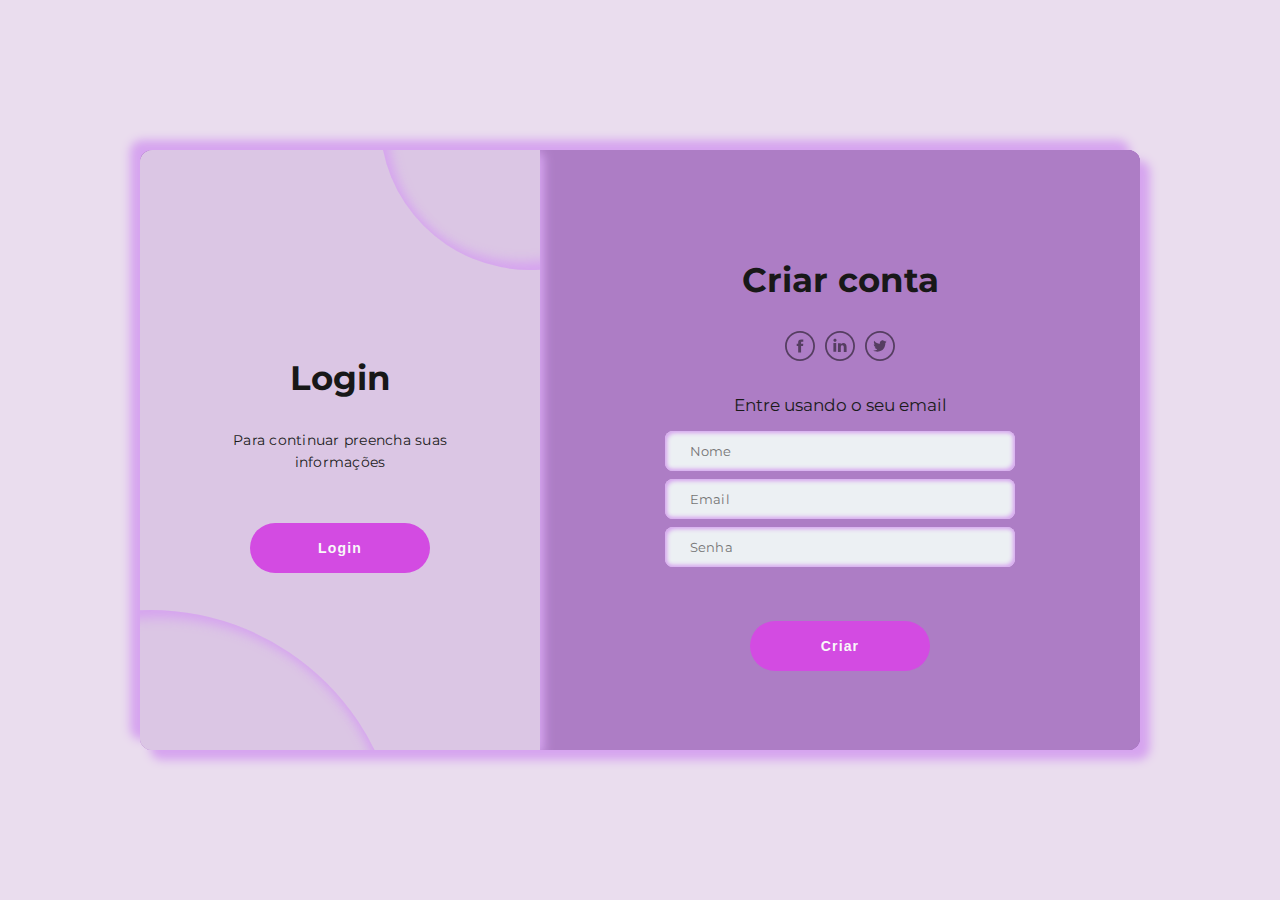
<file: entradaconec/login.html>
<!DOCTYPE html>
<html lang="pt"
  <head>
    <title>Login VitaCare</title>
    <meta name="viewport" content="width=device-width, user-scalable=no, initial-scale=1.0">
    <meta charset="utf-8">
    <link rel="stylesheet" type="text/css" href="login.css"><link href="https://fonts.googleapis.com/css2?family=Montserrat:wght@400;700;800&display=swap" rel="stylesheet">
    <link rel="icon" type="image/png" href="images/logo.png" />
  </head>
  <body>
    <div class="main">
      <div class="container a-container" id="a-container">
        <form class="form" id="a-form" method="" action="">
          <h2 class="form_title title">Criar conta</h2>
          <div class="form__icons"><img class="form__icon" src="[data-uri]" alt=""><img class="form__icon" src="[data-uri]"><img class="form__icon" src="[data-uri]"></div><span class="form__span">Entre usando o seu email</span>
          <input class="form__input" type="text" placeholder="Nome">
          <input class="form__input" type="text" placeholder="Email">
          <input class="form__input" type="password" placeholder="Senha">
          <button class="form__button button submit">Criar</button>
        </form>
      </div>
      <div class="container b-container" id="b-container">
        <form class="form" id="b-form" method="" action="">
          <h2 class="form_title title">Login</h2>
          <div class="form__icons"><img class="form__icon" src="[data-uri]" alt=""><img class="form__icon" src="[data-uri]"><img class="form__icon" src="[data-uri]"></div><span class="form__span">Cadastre seu email para entrar</span>
          <input class="form__input" type="text" placeholder="Email">
          <input class="form__input" type="password" placeholder="Senha"><a class="form__link">Esqueceu a senha?</a>
          <a href="back.html">
            
            <a style="background-color: #df38f9; padding: 20px; border-radius: 40%; text-decoration: none; margin-top: 5px; color: white;" href="back.html" class="link-button" >Entrar</a>
        </form>
      </div>
      <div class="switch" id="switch-cnt">
        <div class="switch__circle"></div>
        <div class="switch__circle switch__circle--t"></div>
        <div class="switch__container" id="switch-c1">
          <h2 class="switch__title title">Login</h2>
          <p class="switch__description description">Para continuar preencha suas informações</p>
          <button class="switch__button button switch-btn">Login</button>
        </div>
        <div class="switch__container is-hidden" id="switch-c2">
          <h2 class="switch__title title">Criar conta</h2>
          <p class="switch__description description">Se inscreva e entre em nosso website</p>
          <button class="switch__button button switch-btn">Cadastro</button>
        </div>
      </div>
    </div>
    <script src="scriptlogin.js"></script>
  </body>
</html>
</file>
<file: entradaconec/style.css>
@import url("https://fonts.googleapis.com/css2?family=Poppins:wght@400;500;600;700&display=swap");

p {
  font-family: 'Poppins', sans-serif;
  color: #666666;
  font-size: 18px;
}

body {
  overflow: hidden;
  overflow-y: auto;
  font-family: 'Poppins', sans-serif;
}

@media (min-width: 1200px) {
  .container {
    max-width: 1240px;
  }
}
#gtco-main-nav {
  padding: 20px 0;
}
#gtco-main-nav .navbar-brand {
  font-size: 36px;
  font-family: 'Poppins', sans-serif;
  text-transform: uppercase;
  background: linear-gradient(to right, #9f16be, #bd53d7, #9005a8);
  background-clip: text;
  color: transparent;
  -webkit-background-clip: text;
  -ms-background-clip: text;
  -o-background-clip: text; 
}

#gtco-main-nav .bar1, #gtco-main-nav .bar2, #gtco-main-nav .bar3 {
  width: 25px;
  height: 2px;
  background-color: #fff;
  margin: 5px 0;
  transition: 0.4s;
  display: block;
  position: relative;
}
#gtco-main-nav .change .bar1 {
  -webkit-transform: rotate(-42deg) translate(-2px, 6px);
  transform: rotate(-42deg) translate(-2px, 6px);
}
#gtco-main-nav .change .bar2 {
  opacity: 0;
}
#gtco-main-nav .change .bar3 {
  -webkit-transform: rotate(46deg) translate(-4px, -8px);
  transform: rotate(46deg) translate(-4px, -8px);
}
#gtco-main-nav .navbar-nav li a {
  font-family: 'Poppins', sans-serif;
  font-size: 18px;
  color: #9005a8;
  padding: 5px 15px !important;
  text-transform: uppercase;
}
#gtco-main-nav form a {
  font-family: 'Poppins', sans-serif;
  font-size: 18px;
  color: #fff;
  padding: 5px 25px;
  border-radius: 20px;
  border-width: 2px;
}
#gtco-main-nav form a.btn-info {
  background: #cb01f8;
  border-color: #8f1895;
}
#gtco-main-nav form a.btn-outline-dark {
  border-color: #fff;
  background-color: transparent;
}


#gtco-main-nav::after {
  position: absolute;
  content: "";
  height: 600px;
  width: 900px;
  background-image: linear-gradient(-220deg, #a11dde, #ec01f8);
  left: 49.5%;
  top: -50px;
  z-index: -1;
  border-radius: 50% 0 50% 50%;
}
@media (max-width: 1400px) {
  #gtco-main-nav::after {
    height: 550px;
    width: 800px;
  }
}
@media (max-width: 1199px) {
  #gtco-main-nav::after {
    width: 700px;
  }
}
@media (max-width: 991px) {
  #gtco-main-nav::after {
    width: 55%;
    left: auto;
    right: 0;
  }
}
@media (max-width: 600px) {
  #gtco-main-nav::after {
    width: 100%;
    height: 400px;
  }
}
#gtco-main-nav::before {
  position: absolute;
  content: "";
  height: 590px;
  width: 930px;
  background-image: linear-gradient(to right, #c262c9,#c262c9);
  left: 47.5%;
  top: -25px;
  z-index: -1;
  border-radius: 50% 0 50% 50%;
}
@media (max-width: 1400px) {
  #gtco-main-nav::before {
    height: 540px;
    width: 810px;
  }
}
@media (max-width: 1199px) {
  #gtco-main-nav::before {
    width: 710px;
  }
}
@media (max-width: 991px) {
  #gtco-main-nav::before {
    width: 55%;
    left: auto;
    right: 0;
  }
}
@media (max-width: 600px) {
  #gtco-main-nav::before {
    width: 100%;
    height: 390px;
  }
}

.gtco-banner-area a, .gtco-feature a, .gtco-features a, .gtco-news .owl-carousel .card a, #gtco-footer .submit-button {
  background-image: -webkit-linear-gradient(0deg, #c406f9 0%, #df38f9 100%);
  font-size: 18px;
  font-family: 'Poppins', sans-serif;
  color: #fff;
  border-radius: 50px;
  padding: 5px 30px;
  display: inline-block;
  text-transform: uppercase;
  padding-right: 5px;
  text-decoration: none !important;
}
.gtco-banner-area a .fa, .gtco-feature a .fa, .gtco-features a .fa, .gtco-news .owl-carousel .card a .fa, #gtco-footer .submit-button .fa {
  background: #fff;
  border-radius: 50%;
  height: 32px;
  width: 32px;
  color: #ec37f9;
  font-size: 22px;
  text-align: center;
  padding-top: 5px;
  margin-left: 15px;
}

.gtco-feature h2, .gtco-features h2 {
  font-family: 'Poppins', sans-serif;
  color: #000000;
  font-size: 36px;
  margin-bottom: 30px;
}

.card {
  border: none;
  background: transparent;
}

.gtco-banner-area {
  margin-top: 20px;
  min-height: 500px;
}
.gtco-banner-area h1 {
  font-family: 'Poppins', sans-serif;
  font-size: 48px;
  color: #000000;
  max-width: 500px;
  margin-top: 70px;
}
.gtco-banner-area h1 span {
  font-family: 'Poppins', sans-serif;
}
@media (max-width: 1199px) {
  .gtco-banner-area h1 {
    margin-top: 30px;
  }
}
.gtco-banner-area p {
  max-width: 450px;
  margin: 20px 0;
  margin-bottom: 40px;
}
.gtco-banner-area a {
  display: inline;
  padding: 10px 30px;
  padding-right: 5px;
}
.gtco-banner-area .col-md-6 .card .card-img-top {
  max-width: 430px;
  margin: 0 auto;
  margin-top: 30px;
  margin-right: 0;
}
@media (max-width: 1400px) {
  .gtco-banner-area .col-md-6 .card .card-img-top {
    max-width: 400px;
    margin-top: 20px;
    margin-right: auto;
  }
}
@media (max-width: 1199px) {
  .gtco-banner-area .col-md-6 .card .card-img-top {
    max-width: 350px;
  }
}
@media (max-width: 767px) {
  .gtco-banner-area .col-md-6 .card .card-img-top {
    margin-top: 150px;
  }
}

.gtco-feature {
  margin-top: 100px;
}
.gtco-feature .card .back-bg {
  margin-left: -30px !important;
  margin-top: -20px;
}
.gtco-feature .card svg {
  display: block;
  margin-left: auto;
  margin-right: auto;
}
.gtco-feature .card svg.defs {
  position: absolute;
  width: 0;
  height: 0;
}
.gtco-feature .card .squircle {
  width: 100%;
  height: 450px;
  background: url(../images/learn-img.jpg) center/cover, #aaa;
  clip-path: url(#clip-path);
  background-position-x: -50px;
}
.gtco-feature p small {
  font-size: 16px;
}
.gtco-feature a {
  margin-top: 20px;
  display: inline-block;
}

.gtco-features {
  margin-top: 100px;
}
.gtco-features svg {
  position: absolute;
  margin-left: -100px;
  margin-top: 100px;
}
@media (max-width: 767px) {
  .gtco-features svg {
    margin: 0 auto;
    margin-top: 200px;
  }
}
.gtco-features h2 {
  margin-top: 200px;
}
@media (max-width: 991px) {
  .gtco-features h2 {
    margin-top: 0;
  }
}
.gtco-features .col-lg-4 p {
  max-width: 320px;
  margin-bottom: 30px;
}
.gtco-features .col-lg-8 {
  padding: 10px 100px;
}
@media (max-width: 767px) {
  .gtco-features .col-lg-8 {
    padding: 10px 0;
  }
}
.gtco-features .col-lg-8 .row .col:first-child {
  margin-top: 150px;
}
@media (max-width: 600px) {
  .gtco-features .col-lg-8 .row .col:first-child {
    margin-top: 50px;
  }
}
@media (max-width: 600px) {
  .gtco-features .col-lg-8 .col {
    flex: 0 0 100%;
    max-width: 100%;
  }
}
.gtco-features .col-lg-8 .card {
  background: #fff;
  margin: 30px 5px;
  padding: 20px 10px;
  border-radius: 20px;
  box-shadow: 0 15px 40px 0 rgba(0, 0, 0, 0.08);
}
.gtco-features .col-lg-8 .card .oval {
  background: linear-gradient(to right, #f1f6fd, #f0fbfe);
  padding: 10px;
  width: 150px;
  border-radius: 50%;
  margin: auto;
  transform: rotate(20deg);
  margin-top: 20px;
}
.gtco-features .col-lg-8 .card .card-img-top {
  max-width: 0.8in;
  margin: 0 auto;
  transform: rotate(-20deg);
}
.gtco-features .col-lg-8 .card h3 {
  font-family: 'Poppins', sans-serif;
  font-size: 24px;
  color: #d81dde;
}
.gtco-features .col-lg-8 .card p {
  font-size: 16px;
}

.gtco-numbers-block {
  margin: 100px auto;
  margin-top: 200px;
  color: #fff;
}
@media (max-width: 600px) {
  .gtco-numbers-block {
    margin-top: 100px;
  }
}
@media (max-width: 1299px) {
  .gtco-numbers-block .row {
    max-width: 1000px;
    margin: 0 auto;
  }
}
@media (max-width: 767px) {
  .gtco-numbers-block .row .col-3 {
    padding: 0;
  }
}
.gtco-numbers-block #custom-map::before {
  position: absolute;
  content: "";
  height: 100px;
  width: 100%;
  border: 2px solid red;
}
.gtco-numbers-block svg {
  margin-top: -100px;
  position: absolute;
  left: 0;
  max-width: 1500px;
  right: 0;
  margin-left: auto;
  margin-right: auto;
}
@media (max-width: 1299px) {
  .gtco-numbers-block svg {
    margin-top: -90px;
  }
}
@media (max-width: 1199px) {
  .gtco-numbers-block svg {
    margin-top: -60px;
  }
}
@media (max-width: 991px) {
  .gtco-numbers-block svg {
    margin-top: -40px;
  }
}
@media (max-width: 650px) {
  .gtco-numbers-block svg {
    margin-top: -20px;
  }
}
@media (max-width: 600px) {
  .gtco-numbers-block svg {
    margin-top: -10px;
  }
}
.gtco-numbers-block h5 {
  font-family: 'Poppins', sans-serif;
  font-size: 60px;
}
@media (max-width: 1299px) {
  .gtco-numbers-block h5 {
    font-size: 48px;
  }
}
@media (max-width: 767px) {
  .gtco-numbers-block h5 {
    font-size: 24px;
  }
}
@media (max-width: 600px) {
  .gtco-numbers-block h5 {
    margin: 0;
    font-size: 18px;
  }
}
.gtco-numbers-block p {
  font-family: 'Poppins', sans-serif;
  font-size: 24px;
  color: #fff;
}
@media (max-width: 1299px) {
  .gtco-numbers-block p {
    font-size: 18px;
  }
}
@media (max-width: 991px) {
  .gtco-numbers-block p {
    font-size: 16px;
  }
}
@media (max-width: 991px) {
  .gtco-numbers-block p {
    font-size: 16px;
  }
}
@media (max-width: 600px) {
  .gtco-numbers-block p {
    line-height: 1.1;
  }
}
@media (max-width: 500px) {
  .gtco-numbers-block p {
    font-size: 8px;
  }
}

.gtco-testimonials {
  position: relative;
  margin-top: 200px;
}
@media (max-width: 767px) {
  .gtco-testimonials {
    margin-top: 100px;
  }
}
.gtco-testimonials h2 {
  font-family: 'Poppins', sans-serif;
  font-size: 36px;
  text-align: center;
  color: #333333;
  margin-bottom: 100px;
}
.gtco-testimonials .owl-stage-outer {
  padding-bottom: 30px;
}
.gtco-testimonials .owl-nav {
  display: none;
}
.gtco-testimonials .owl-dots {
  text-align: center;
}
.gtco-testimonials .owl-dots span {
  position: relative;
  height: 10px;
  width: 10px;
  border-radius: 50%;
  display: block;
  background: #fff;
  border: 2px solid #f401f8;
  margin: 0 5px;
}
.gtco-testimonials .owl-dots .active {
  box-shadow: none;
}
.gtco-testimonials .owl-dots .active span {
  background: #b208af;
  box-shadow: none;
  height: 12px;
  width: 12px;
  margin-bottom: -1px;
}
.gtco-testimonials .card {
  background: #fff;
  box-shadow: 0 15px 40px 0 rgba(0, 0, 0, 0.08);
  margin: 0 30px;
  padding: 0 20px;
  border-radius: 50px;
}
.gtco-testimonials .card .card-img-top {
  max-width: 100px;
  border-radius: 50%;
  margin: 0 auto;
  border: 5px solid #d41dde;
  width: 100px;
  height: 100px;
}
.gtco-testimonials .card h5 {
  color: #8b0b95;
  font-size: 21px;
  line-height: 1.3;
  font-family: 'Poppins', sans-serif;
}
.gtco-testimonials .card h5 span {
  font-size: 18px;
  color: #666666;
  font-family: 'Poppins', sans-serif;
}
.gtco-testimonials .card p {
  font-size: 18px;
}
.gtco-testimonials .active {
  opacity: 0.5;
  transition: all 0.3s;
}
.gtco-testimonials .center {
  opacity: 1;
}
.gtco-testimonials .center h5 {
  font-size: 24px;
}
.gtco-testimonials .center h5 span {
  font-size: 20px;
}
.gtco-testimonials .center p {
  font-size: 20px;
}
.gtco-testimonials .center .card-img-top {
  max-width: 100%;
  height: 120px;
  width: 120px;
}

.gtco-features-list {
  margin-top: 100px;
}
.gtco-features-list .media {
  margin: 20px 0;
}
.gtco-features-list .oval {
  border-radius: 50%;
  background-color: white;
  box-shadow: 0 10px 50px 0 rgba(0, 0, 0, 0.1);
  padding: 15px;
  height: 60px;
  width: 60px;
}
.gtco-features-list .oval .align-self-start {
  width: 100%;
  padding: 3px;
}
.gtco-features-list .media-body {
  font-family: 'Poppins', sans-serif;
  font-size: 16px;
  color: #666666;
  padding-right: 20px;
}
.gtco-features-list .media-body h5 {
  font-family: 'Poppins', sans-serif;
  margin-bottom: 20px !important;
  font-size: 22px;
}

.gtco-logo-area {
  margin: 50px auto;
}
.gtco-logo-area .col .img-fluid {
  max-height: 32px;
}
@media (max-width: 600px) {
  .gtco-logo-area .col {
    flex: 0 0 50%;
    max-width: 50%;
    margin: 20px 0;
  }
}

.gtco-news {
  background: #fcfcfc;
  padding: 50px 0;
  margin: 100px auto;
}
.gtco-news h2 {
  font-size: 36px;
  font-weight: "Lato-Medium";
  text-align: center;
  margin-bottom: 50px;
}
.gtco-news .owl-carousel .owl-nav {
  display: block !important;
  position: absolute;
  top: 25%;
  width: 100%;
}
@media (max-width: 600px) {
  .gtco-news .owl-carousel .owl-nav {
    display: none !important;
  }
}
.gtco-news .owl-carousel .owl-nav .owl-prev, .gtco-news .owl-carousel .owl-nav .owl-next {
  font-size: 120px;
  color: #666666;
  position: absolute;
}
.gtco-news .owl-carousel .owl-nav .owl-prev {
  left: -50px;
}
.gtco-news .owl-carousel .owl-nav .owl-next {
  right: -50px;
}
.gtco-news .owl-carousel .card {
  padding: 0 25px;
}
.gtco-news .owl-carousel .card .card-img-top {
  border-radius: 40px;
  box-shadow: 0 10px 20px 0 rgba(0, 0, 0, 0.08);
}
.gtco-news .owl-carousel .card h5 {
  font-family: 'Poppins', sans-serif;
  font-size: 22px;
  color: #333333;
  margin-bottom: 20px;
}
@media (max-width: 767px) {
  .gtco-news .owl-carousel .card h5 {
    font-size: 18px;
  }
}
.gtco-news .owl-carousel .card p {
  font-size: 17px;
}
@media (max-width: 767px) {
  .gtco-news .owl-carousel .card p {
    font-size: 15px;
  }
}
.gtco-news .owl-carousel .card a {
  padding-top: 3px !important;
  padding-bottom: 3px !important;
}

#gtco-footer {
  padding-bottom: 20px;
}
#gtco-footer h4 {
  font-family: 'Poppins', sans-serif;
  font-size: 24px;
  color: #be1dde;
  margin-bottom: 30px;
}
#gtco-footer input, #gtco-footer textarea {
  background-color: white;
  box-shadow: 0 8px 20px 0 rgba(0, 0, 0, 0.08);
  border-radius: 50px;
  max-width: 450px;
  width: 100%;
  height: 60px;
  border: none;
  margin-bottom: 30px;
  padding-left: 30px;
  color: #000;
}
#gtco-footer input::-webkit-input-placeholder, #gtco-footer input::-moz-placeholder, #gtco-footer input:-ms-input-placeholder, #gtco-footer input:-moz-placeholder, #gtco-footer textarea::-webkit-input-placeholder, #gtco-footer textarea::-moz-placeholder, #gtco-footer textarea:-ms-input-placeholder, #gtco-footer textarea:-moz-placeholder {
  color: #999999;
  font-family: 'Poppins', sans-serif;
  font-size: 18px;
}
#gtco-footer textarea {
  min-height: 200px;
  border-radius: 30px;
  padding-top: 20px;
  padding-right: 20px;
  resize: none;
}
#gtco-footer .company-nav, #gtco-footer .services-nav {
  font-family: 'Poppins', sans-serif;
  font-size: 20px;
}
#gtco-footer .company-nav a, #gtco-footer .services-nav a {
  color: #666666;
  margin: 0;
  padding: 0;
}
#gtco-footer .follow-us-nav a {
  padding: 0 10px;
  color: #666666;
}
@media (max-width: 385px) {
  #gtco-footer .follow-us-nav a {
    padding-right: 0;
  }
}
#gtco-footer .follow-us-nav a .fa {
  font-size: 24px;
}
#gtco-footer .col-12 {
  margin-top: 90px;
}
#gtco-footer .col-12 p {
  font-family: 'Poppins', sans-serif;
  font-size: 18px;
  color: #999999;
}
@media (max-width: 991px) {
  #gtco-footer .col-12 {
    margin-top: 20px;
  }
}
@media (max-width: 991px) {
  #gtco-footer .col-lg-6 {
    margin-bottom: 50px;
  }
}
</file>
<file: entradaconec/login.css>
*, *::after, *::before {
    margin: 0;
    padding: 0;
    box-sizing: border-box;
    user-select: none;
  }
  
 
  body {
    width: 100%;
    height: 100vh;
    display: flex;
    justify-content: center;
    align-items: center;
    font-family: "Montserrat", sans-serif;
    font-size: 17px;
    background-color: rgb(234, 221, 238);
    color: #1a1b1a;
  }
  

  .main {
    position: relative;
    width: 1000px;
    min-width: 1000px;
    min-height: 600px;
    height: 600px;
    padding: 25px;
    background-color: #8133a9;
    box-shadow: 10px 10px 10px #d6a4ef, -10px -10px 10px #d6a4ef;
    border-radius: 12px;
    overflow: hidden;
  }
  @media (max-width: 1200px) {
    .main {
      transform: scale(0.7);
    }
  }
  @media (max-width: 1000px) {
    .main {
      transform: scale(0.6);
    }
  }
  @media (max-width: 800px) {
    .main {
      transform: scale(0.5);
    }
  }
  @media (max-width: 600px) {
    .main {
      transform: scale(0.4);
    }
  }
  
  .container {
    display: flex;
    justify-content: center;
    align-items: center;
    position: absolute;
    top: 0;
    width: 600px;
    height: 100%;
    padding: 25px;
    background-color: #ad7dc5;
    transition: 1.25s;
  }
  
  .form {
    display: flex;
    justify-content: center;
    align-items: center;
    flex-direction: column;
    width: 100%;
    height: 100%;
  }
  .form__icon {
    object-fit: contain;
    width: 30px;
    margin: 0 5px;
    opacity: 0.5;
    transition: 0.15s;
  }
  .form__icon:hover {
    opacity: 1;
    transition: 0.15s;
    cursor: pointer;
  }
  .form__input {
    width: 350px;
    height: 40px;
    margin: 4px 0;
    padding-left: 25px;
    font-size: 13px;
    letter-spacing: 0.15px;
    border: none;
    outline: none;
    font-family: "Montserrat", sans-serif;
    background-color: #ecf0f3;
    transition: 0.25s ease;
    border-radius: 8px;
    box-shadow: inset 2px 2px 4px #d6a4ef, inset -2px -2px 4px #d6a4ef;
  }
  .form__input:focus {
    box-shadow: inset 4px 4px 4px #d6a4ef, inset -4px -4px 4px #d6a4ef;
  }
  .form__span {
    margin-top: 30px;
    margin-bottom: 12px;
  }
  .form__link {
    color: #181818;
    font-size: 15px;
    margin-top: 25px;
    border-bottom: 1px solid #a0a5a8;
    line-height: 2;
  }
  
  .title {
    font-size: 34px;
    font-weight: 700;
    line-height: 3;
    color: #181818;
  }
  
  .description {
    font-size: 14px;
    letter-spacing: 0.25px;
    text-align: center;
    line-height: 1.6;
  }
  
  .button {
    width: 180px;
    height: 50px;
    border-radius: 25px;
    margin-top: 50px;
    font-weight: 700;
    font-size: 14px;
    letter-spacing: 1.15px;
    background-color: #d34be2;
    color: #f9f9f9;
  
    border: none;
    outline: none;
  }
  
  

  .a-container {
    z-index: 100;
    left: calc(100% - 600px );
  }
  
  .b-container {
    left: calc(100% - 600px );
    z-index: 0;
  }
  
  .switch {
    display: flex;
    justify-content: center;
    align-items: center;
    position: absolute;
    top: 0;
    left: 0;
    height: 100%;
    width: 400px;
    padding: 50px;
    z-index: 200;
    transition: 1.25s;
    background-color: #dbc6e4;
    overflow: hidden;
    box-shadow: 4px 4px 10px #d6a4ef, -4px -4px 10px #d6a4ef;
  }
  .switch__circle {
    position: absolute;
    width: 500px;
    height: 500px;
    border-radius: 50%;
    background-color: #dbc6e4;
    box-shadow: inset 8px 8px 12px #d6a4ef, inset -8px -8px 12px #d6a4ef;
    bottom: -60%;
    left: -60%;
    transition: 1.25s;
  }
  .switch__circle--t {
    top: -30%;
    left: 60%;
    width: 300px;
    height: 300px;
  }
  .switch__container {
    display: flex;
    justify-content: center;
    align-items: center;
    flex-direction: column;
    position: absolute;
    width: 400px;
    padding: 50px 55px;
    transition: 1.25s;
  }
  .switch__button {
    cursor: pointer;
  }
  .switch__button:hover {
    box-shadow: 6px 6px 10px #d6a4ef, -6px -6px 10px #d6a4ef;
    transform: scale(0.985);
    transition: 0.25s;
  }
  .switch__button:active, .switch__button:focus {
    box-shadow: 2px 2px 6px #d6a4ef, -2px -2px 6px #d6a4ef;
    transform: scale(0.97);
    transition: 0.25s;
  }
  

  .is-txr {
    left: calc(100% - 400px );
    transition: 1.25s;
    transform-origin: left;
  }
  
  .is-txl {
    left: 0;
    transition: 1.25s;
    transform-origin: right;
  }
  
  .is-z200 {
    z-index: 200;
    transition: 1.25s;
  }
  
  .is-hidden {
    visibility: hidden;
    opacity: 0;
    position: absolute;
    transition: 1.25s;
  }
  
  .is-gx {
    animation: is-gx 1.25s;
  }
  
  @keyframes is-gx {
    0%, 10%, 100% {
      width: 400px;
    }
    30%, 50% {
      width: 500px;
    }
  }
</file>
<file: entradaconec/assets/css/main.css>
/**
* Template Name: Impact
* Updated: Sep 18 2023 with Bootstrap v5.3.2
* Template URL: https://bootstrapmade.com/impact-bootstrap-business-website-template/
* Author: BootstrapMade.com
* License: https://bootstrapmade.com/license/
*/

/*--------------------------------------------------------------
# Set main reusable colors and fonts using CSS variables
# Learn more about CSS variables at https://developer.mozilla.org/en-US/docs/Web/CSS/Using_CSS_custom_properties
--------------------------------------------------------------*/
/* Fonts */
:root {
  --font-default: "Open Sans", system-ui, -apple-system, "Segoe UI", Roboto, "Helvetica Neue", Arial, "Noto Sans", "Liberation Sans", sans-serif, "Apple Color Emoji", "Segoe UI Emoji", "Segoe UI Symbol", "Noto Color Emoji";
  --font-primary: "Montserrat", sans-serif;
  --font-secondary: "Poppins", sans-serif;
}

/* Colors */
:root {
  --color-default: #c73de2;
  --color-primary: #e5b0f3;
  --color-secondary: #c031cd;
}

/* Smooth scroll behavior */
:root {
  scroll-behavior: smooth;
}

/*--------------------------------------------------------------
# General
--------------------------------------------------------------*/
body {
  font-family: var(--font-default);
  color: var(--color-default);
}

a {
  color: var(--color-primary);
  text-decoration: none;
}

a:hover {
  color: #df4eec;
  text-decoration: none;
}

h1,
h2,
h3,
h4,
h5,
h6 {
  font-family: var(--font-primary);
}

/*--------------------------------------------------------------
# Sections & Section Header
--------------------------------------------------------------*/
section {
  padding: 60px 0;
  overflow: hidden;
}

.sections-bg {
  background-color: #f6f6f6;
}

.section-header {
  text-align: center;
  padding-bottom: 60px;
}

.section-header h2 {
  font-size: 32px;
  font-weight: 600;
  margin-bottom: 20px;
  padding-bottom: 20px;
  position: relative;
}

.section-header h2:after {
  content: "";
  position: absolute;
  display: block;
  width: 50px;
  height: 3px;
  background: var(--color-primary);
  left: 0;
  right: 0;
  bottom: 0;
  margin: auto;
}

.section-header p {
  margin-bottom: 0;
  color: #6f6f6f;
}

/*--------------------------------------------------------------
# Breadcrumbs
--------------------------------------------------------------*/
.breadcrumbs .page-header {
  padding: 60px 0 60px 0;
  min-height: 20vh;
  position: relative;
  background-color: var(--color-primary);
}

.breadcrumbs .page-header h2 {
  font-size: 56px;
  font-weight: 500;
  color: #fff;
  font-family: var(--font-secondary);
}

.breadcrumbs .page-header p {
  color: rgba(255, 255, 255, 0.8);
}

.breadcrumbs nav {
  background-color: #f6f6f6;
  padding: 20px 0;
}

.breadcrumbs nav ol {
  display: flex;
  flex-wrap: wrap;
  list-style: none;
  margin: 0;
  padding: 0;
  font-size: 16px;
  font-weight: 600;
  color: var(--color-default);
}

.breadcrumbs nav ol a {
  color: var(--color-primary);
  transition: 0.3s;
}

.breadcrumbs nav ol a:hover {
  text-decoration: underline;
}

.breadcrumbs nav ol li+li {
  padding-left: 10px;
}

.breadcrumbs nav ol li+li::before {
  display: inline-block;
  padding-right: 10px;
  color: var(--color-secondary);
  content: "/";
}

/*--------------------------------------------------------------
# Scroll top button
--------------------------------------------------------------*/
.scroll-top {
  position: fixed;
  visibility: hidden;
  opacity: 0;
  right: 15px;
  bottom: -15px;
  z-index: 99999;
  background: var(--color-secondary);
  width: 44px;
  height: 44px;
  border-radius: 50px;
  transition: all 0.4s;
}

.scroll-top i {
  font-size: 24px;
  color: #fff;
  line-height: 0;
}

.scroll-top:hover {
  background: rgba(208, 64, 248, 0.8);
  color: #fff;
}

.scroll-top.active {
  visibility: visible;
  opacity: 1;
  bottom: 15px;
}

/*--------------------------------------------------------------
# Preloader
--------------------------------------------------------------*/
#preloader {
  position: fixed;
  inset: 0;
  z-index: 999999;
  overflow: hidden;
  background: #fff;
  transition: all 0.6s ease-out;
}

#preloader:before {
  content: "";
  position: fixed;
  top: calc(50% - 30px);
  left: calc(50% - 30px);
  border: 6px solid #fff;
  border-color: var(--color-primary) transparent var(--color-primary) transparent;
  border-radius: 50%;
  width: 60px;
  height: 60px;
  animation: animate-preloader 1.5s linear infinite;
}

@keyframes animate-preloader {
  0% {
    transform: rotate(0deg);
  }

  100% {
    transform: rotate(360deg);
  }
}

/*--------------------------------------------------------------
# Disable aos animation delay on mobile devices
--------------------------------------------------------------*/
@media screen and (max-width: 768px) {
  [data-aos-delay] {
    transition-delay: 0 !important;
  }
}

/*--------------------------------------------------------------
# Header
--------------------------------------------------------------*/
.topbar {
  background: #a622ca;
  height: 40px;
  font-size: 14px;
  transition: all 0.5s;
  color: #fff;
  padding: 0;
}

.topbar .contact-info i {
  font-style: normal;
  color: #fff;
  line-height: 0;
}

.topbar .contact-info i a,
.topbar .contact-info i span {
  padding-left: 5px;
  color: #fff;
}

@media (max-width: 575px) {

  .topbar .contact-info i a,
  .topbar .contact-info i span {
    font-size: 13px;
  }
}

.topbar .contact-info i a {
  line-height: 0;
  transition: 0.3s;
}

.topbar .contact-info i a:hover {
  color: #fff;
  text-decoration: underline;
}

.topbar .social-links a {
  color: rgba(255, 255, 255, 0.7);
  line-height: 0;
  transition: 0.3s;
  margin-left: 20px;
}

.topbar .social-links a:hover {
  color: #fff;
}

.header {
  transition: all 0.5s;
  z-index: 997;
  height: 90px;
  background-color: var(--color-primary);
}

.header.sticked {
  position: fixed;
  top: 0;
  right: 0;
  left: 0;
  height: 70px;
  box-shadow: 0px 2px 20px rgba(0, 0, 0, 0.1);
}

.header .logo img {
  max-height: 40px;
  margin-right: 6px;
}

.header .logo h1 {
  font-size: 30px;
  margin: 0;
  font-weight: 600;
  letter-spacing: 0.8px;
  color: #fff;
  font-family: var(--font-primary);
}

.header .logo h1 span {
  color: #f573e4;
}

.sticked-header-offset {
  margin-top: 70px;
}

section {
  scroll-margin-top: 70px;
}

/*--------------------------------------------------------------
# Desktop Navigation
--------------------------------------------------------------*/
@media (min-width: 1280px) {
  .navbar {
    padding: 0;
  }

  .navbar ul {
    margin: 0;
    padding: 0;
    display: flex;
    list-style: none;
    align-items: center;
  }

  .navbar li {
    position: relative;
  }

  .navbar>ul>li {
    white-space: nowrap;
    padding: 10px 0 10px 28px;
  }

  .navbar a,
  .navbar a:focus {
    display: flex;
    align-items: center;
    justify-content: space-between;
    padding: 0 3px;
    font-family: var(--font-secondary);
    font-size: 16px;
    font-weight: 600;
    color: rgba(255, 255, 255, 0.6);
    white-space: nowrap;
    transition: 0.3s;
    position: relative;
  }

  .navbar a i,
  .navbar a:focus i {
    font-size: 12px;
    line-height: 0;
    margin-left: 5px;
  }

  .navbar>ul>li>a:before {
    content: "";
    position: absolute;
    width: 100%;
    height: 2px;
    bottom: -6px;
    left: 0;
    background-color: var(--color-secondary);
    visibility: hidden;
    width: 0px;
    transition: all 0.3s ease-in-out 0s;
  }

  .navbar a:hover:before,
  .navbar li:hover>a:before,
  .navbar .active:before {
    visibility: visible;
    width: 100%;
  }

  .navbar a:hover,
  .navbar .active,
  .navbar .active:focus,
  .navbar li:hover>a {
    color: #fff;
  }

  .navbar .dropdown ul {
    display: block;
    position: absolute;
    left: 28px;
    top: calc(100% + 30px);
    margin: 0;
    padding: 10px 0;
    z-index: 99;
    opacity: 0;
    visibility: hidden;
    background: #fff;
    box-shadow: 0px 0px 30px rgba(127, 137, 161, 0.25);
    transition: 0.3s;
    border-radius: 4px;
  }

  .navbar .dropdown ul li {
    min-width: 200px;
  }

  .navbar .dropdown ul a {
    padding: 10px 20px;
    font-size: 15px;
    text-transform: none;
    font-weight: 600;
    color: #a622ca;
  }

  .navbar .dropdown ul a i {
    font-size: 12px;
  }

  .navbar .dropdown ul a:hover,
  .navbar .dropdown ul .active:hover,
  .navbar .dropdown ul li:hover>a {
    color: var(--color-secondary);
  }

  .navbar .dropdown:hover>ul {
    opacity: 1;
    top: 100%;
    visibility: visible;
  }

  .navbar .dropdown .dropdown ul {
    top: 0;
    left: calc(100% - 30px);
    visibility: hidden;
  }

  .navbar .dropdown .dropdown:hover>ul {
    opacity: 1;
    top: 0;
    left: 100%;
    visibility: visible;
  }
}

@media (min-width: 1280px) and (max-width: 1366px) {
  .navbar .dropdown .dropdown ul {
    left: -90%;
  }

  .navbar .dropdown .dropdown:hover>ul {
    left: -100%;
  }
}

@media (min-width: 1280px) {

  .mobile-nav-show,
  .mobile-nav-hide {
    display: none;
  }
}

/*--------------------------------------------------------------
# Mobile Navigation
--------------------------------------------------------------*/
@media (max-width: 1279px) {
  .navbar {
    position: fixed;
    top: 0;
    right: -100%;
    width: 100%;
    max-width: 400px;
    bottom: 0;
    transition: 0.3s;
    z-index: 9997;
  }

  .navbar ul {
    position: absolute;
    inset: 0;
    padding: 50px 0 10px 0;
    margin: 0;
    background: #a622ca;
    overflow-y: auto;
    transition: 0.3s;
    z-index: 9998;
  }

  .navbar a,
  .navbar a:focus {
    display: flex;
    align-items: center;
    justify-content: space-between;
    padding: 10px 20px;
    font-family: var(--font-primary);
    font-size: 15px;
    font-weight: 600;
    color: rgba(255, 255, 255, 0.7);
    white-space: nowrap;
    transition: 0.3s;
  }

  .navbar a i,
  .navbar a:focus i {
    font-size: 12px;
    line-height: 0;
    margin-left: 5px;
  }

  .navbar a:hover,
  .navbar .active,
  .navbar .active:focus,
  .navbar li:hover>a {
    color: #fff;
  }

  .navbar .getstarted,
  .navbar .getstarted:focus {
    background: var(--color-primary);
    padding: 8px 20px;
    border-radius: 4px;
    margin: 15px;
    color: #fff;
  }

  .navbar .getstarted:hover,
  .navbar .getstarted:focus:hover {
    color: #fff;
    background:#a622ca;
  }

  .navbar .dropdown ul,
  .navbar .dropdown .dropdown ul {
    position: static;
    display: none;
    padding: 10px 0;
    margin: 10px 20px;
    transition: all 0.5s ease-in-out;
    background-color: #a622ca;
    border: 1px solid #a622ca;
  }

  .navbar .dropdown>.dropdown-active,
  .navbar .dropdown .dropdown>.dropdown-active {
    display: block;
  }

  .mobile-nav-show {
    color: rgba(255, 255, 255, 0.6);
    font-size: 28px;
    cursor: pointer;
    line-height: 0;
    transition: 0.5s;
    z-index: 9999;
    margin-right: 10px;
  }

  .mobile-nav-hide {
    color: #fff;
    font-size: 32px;
    cursor: pointer;
    line-height: 0;
    transition: 0.5s;
    position: fixed;
    right: 20px;
    top: 20px;
    z-index: 9999;
  }

  .mobile-nav-active {
    overflow: hidden;
  }

  .mobile-nav-active .navbar {
    right: 0;
  }

  .mobile-nav-active .navbar:before {
    content: "";
    position: fixed;
    inset: 0;
    background: #c730cf;
    z-index: 9996;
  }
}

/*--------------------------------------------------------------
# About Us Section
--------------------------------------------------------------*/
.about h3 {
  font-weight: 700;
  font-size: 28px;
  margin-bottom: 20px;
  font-family: var(--font-secondary);
}

.about .call-us {
  left: 10%;
  right: 10%;
  bottom: 0;
  background-color: #fff;
  box-shadow: 0px 2px 25px rgba(0, 0, 0, 0.08);
  padding: 20px;
  text-align: center;
}

.about .call-us h4 {
  font-size: 24px;
  font-weight: 700;
  margin-bottom: 5px;
}

.about .call-us p {
  font-size: 28px;
  font-weight: 700;
  color: var(--color-primary);
}

.about .content ul {
  list-style: none;
  padding: 0;
}

.about .content ul li {
  padding: 0 0 10px 30px;
  position: relative;
}

.about .content ul i {
  position: absolute;
  font-size: 20px;
  left: 0;
  top: -3px;
  color: var(--color-primary);
}

.about .content p:last-child {
  margin-bottom: 0;
}

.about .play-btn {
  width: 94px;
  height: 94px;
  background: radial-gradient(var(--color-primary) 50%, rgba(235, 30, 215, 0.4) 52%);
  border-radius: 50%;
  display: block;
  position: absolute;
  left: calc(50% - 47px);
  top: calc(50% - 47px);
  overflow: hidden;
}

.about .play-btn:before {
  content: "";
  position: absolute;
  width: 120px;
  height: 120px;
  animation-delay: 0s;
  animation: pulsate-btn 2s;
  animation-direction: forwards;
  animation-iteration-count: infinite;
  animation-timing-function: steps;
  opacity: 1;
  border-radius: 50%;
  border: 5px solid #a622ca;
  top: -15%;
  left: -15%;
  background: rgba(198, 16, 0, 0);
}

.about .play-btn:after {
  content: "";
  position: absolute;
  left: 50%;
  top: 50%;
  transform: translateX(-40%) translateY(-50%);
  width: 0;
  height: 0;
  border-top: 10px solid transparent;
  border-bottom: 10px solid transparent;
  border-left: 15px solid #fff;
  z-index: 100;
  transition: all 400ms cubic-bezier(0.55, 0.055, 0.675, 0.19);
}

.about .play-btn:hover:before {
  content: "";
  position: absolute;
  left: 50%;
  top: 50%;
  transform: translateX(-40%) translateY(-50%);
  width: 0;
  height: 0;
  border: none;
  border-top: 10px solid transparent;
  border-bottom: 10px solid transparent;
  border-left: 15px solid #fff;
  z-index: 200;
  animation: none;
  border-radius: 0;
}

.about .play-btn:hover:after {
  border-left: 15px solid var(--color-primary);
  transform: scale(20);
}

@keyframes pulsate-btn {
  0% {
    transform: scale(0.6, 0.6);
    opacity: 1;
  }

  100% {
    transform: scale(1, 1);
    opacity: 0;
  }
}

/*--------------------------------------------------------------
# Clients Section
--------------------------------------------------------------*/
.clients {
  padding: 40px 0;
}

.clients .swiper {
  padding: 10px 0;
}

.clients .swiper-slide img {
  transition: 0.3s;
}

.clients .swiper-slide img:hover {
  transform: scale(1.1);
}

.clients .swiper-pagination {
  margin-top: 20px;
  position: relative;
}

.clients .swiper-pagination .swiper-pagination-bullet {
  width: 12px;
  height: 12px;
  background-color: #fff;
  opacity: 1;
  background-color: #ddd;
}

.clients .swiper-pagination .swiper-pagination-bullet-active {
  background-color: var(--color-primary);
}

/*--------------------------------------------------------------
# Stats Counter Section
--------------------------------------------------------------*/
.stats-counter {
  padding: 40px 0;
}

.stats-counter .stats-item {
  padding: 20px 0;
  border-bottom: 1px solid #e4e4e4;
}

.stats-counter .stats-item .purecounter {
  min-width: 90px;
  padding-right: 15px;
}

.stats-counter .stats-item i {
  font-size: 44px;
  line-height: 0;
  margin-right: 15px;
}

.stats-counter .stats-item span {
  font-size: 40px;
  display: block;
  font-weight: 700;
  color: var(--color-primary);
  line-height: 40px;
}

.stats-counter .stats-item p {
  margin: 0;
  font-family: var(--font-primary);
  font-size: 14px;
}

/*--------------------------------------------------------------
# Call To Action Section
--------------------------------------------------------------*/
.call-to-action .container {
  background: linear-gradient(rgba(0, 0, 0, 0.5), rgba(0, 0, 0, 0.5)), url("../img/cta-bg.jpg") center center;
  background-size: cover;
  padding: 100px 60px;
  border-radius: 15px;
  overflow: hidden;
}

.call-to-action h3 {
  color: #fff;
  font-size: 28px;
  font-weight: 700;
  margin-bottom: 20px;
}

.call-to-action p {
  color: #fff;
  margin-bottom: 20px;
}

.call-to-action .play-btn {
  width: 94px;
  height: 94px;
  margin-bottom: 20px;
  background: radial-gradient(var(--color-primary) 50%, rgba(0, 131, 116, 0.4) 52%);
  border-radius: 50%;
  display: inline-block;
  position: relative;
  overflow: hidden;
}

.call-to-action .play-btn:before {
  content: "";
  position: absolute;
  width: 120px;
  height: 120px;
  animation-delay: 0s;
  animation: pulsate-btn 2s;
  animation-direction: forwards;
  animation-iteration-count: infinite;
  animation-timing-function: steps;
  opacity: 1;
  border-radius: 50%;
  border: 5px solid #a622ca;
  top: -15%;
  left: -15%;
  background: rgba(198, 16, 0, 0);
}

.call-to-action .play-btn:after {
  content: "";
  position: absolute;
  left: 50%;
  top: 50%;
  transform: translateX(-40%) translateY(-50%);
  width: 0;
  height: 0;
  border-top: 10px solid transparent;
  border-bottom: 10px solid transparent;
  border-left: 15px solid #fff;
  z-index: 100;
  transition: all 400ms cubic-bezier(0.55, 0.055, 0.675, 0.19);
}

.call-to-action .play-btn:hover:before {
  content: "";
  position: absolute;
  left: 50%;
  top: 50%;
  transform: translateX(-40%) translateY(-50%);
  width: 0;
  height: 0;
  border: none;
  border-top: 10px solid transparent;
  border-bottom: 10px solid transparent;
  border-left: 15px solid #fff;
  z-index: 200;
  animation: none;
  border-radius: 0;
}

.call-to-action .play-btn:hover:after {
  border-left: 15px solid var(--color-primary);
  transform: scale(20);
}

.call-to-action .cta-btn {
  font-family: var(--font-primary);
  font-weight: 500;
  font-size: 16px;
  letter-spacing: 1px;
  display: inline-block;
  padding: 12px 48px;
  border-radius: 50px;
  transition: 0.5s;
  margin: 10px;
  border: 2px solid #fff;
  color: #fff;
}

.call-to-action .cta-btn:hover {
  background: var(--color-primary);
  border: 2px solid var(--color-primary);
}

@keyframes pulsate-btn {
  0% {
    transform: scale(0.6, 0.6);
    opacity: 1;
  }

  100% {
    transform: scale(1, 1);
    opacity: 0;
  }
}

/*--------------------------------------------------------------
# Our Services Section
--------------------------------------------------------------*/
.services {
  padding: 60px 0;
}

.services .service-item {
  padding: 40px;
  background: #fff;
  height: 100%;
  border-radius: 10px;
}

.services .service-item .icon {
  width: 48px;
  height: 48px;
  position: relative;
  margin-bottom: 50px;
}

.services .service-item .icon i {
  color: var(--color-default);
  font-size: 56px;
  transition: ease-in-out 0.3s;
  z-index: 2;
  position: relative;
}

.services .service-item .icon:before {
  position: absolute;
  content: "";
  height: 100%;
  width: 100%;
  background: #eeeeee;
  border-radius: 50px;
  z-index: 1;
  top: 10px;
  right: -20px;
  transition: 0.3s;
}

.services .service-item h3 {
  color: var(--color-default);
  font-weight: 700;
  margin: 0 0 20px 0;
  padding-bottom: 8px;
  font-size: 22px;
  position: relative;
  display: inline-block;
  border-bottom: 4px solid #eeeeee;
  transition: 0.3s;
}

.services .service-item p {
  line-height: 24px;
  font-size: 14px;
  margin-bottom: 0;
}

.services .service-item .readmore {
  margin-top: 15px;
  display: inline-block;
  color: var(--color-primary);
}

.services .service-item:hover .icon:before {
  background: #a622ca;
}

.services .service-item:hover h3 {
  border-color: var(--color-primary);
}

/*--------------------------------------------------------------
# Testimonials Section
--------------------------------------------------------------*/
.testimonials .testimonial-wrap {
  padding-left: 10px;
}

.testimonials .testimonial-item {
  box-sizing: content-box;
  padding: 30px;
  margin: 30px 10px;
  box-shadow: 0px 0 15px rgba(0, 0, 0, 0.1);
  position: relative;
  background: #fff;
  border-radius: 10px;
}

.testimonials .testimonial-item .testimonial-img {
  width: 90px;
  border-radius: 50px;
  margin-right: 15px;
}

.testimonials .testimonial-item h3 {
  font-size: 18px;
  font-weight: bold;
  margin: 10px 0 5px 0;
  color: #000;
}

.testimonials .testimonial-item h4 {
  font-size: 14px;
  color: #999;
  margin: 0;
}

.testimonials .testimonial-item .stars {
  margin: 10px 0;
}

.testimonials .testimonial-item .stars i {
  color: #ffc107;
  margin: 0 1px;
}

.testimonials .testimonial-item .quote-icon-left,
.testimonials .testimonial-item .quote-icon-right {
  color: #a622ca;
  font-size: 26px;
  line-height: 0;
}

.testimonials .testimonial-item .quote-icon-left {
  display: inline-block;
  left: -5px;
  position: relative;
}

.testimonials .testimonial-item .quote-icon-right {
  display: inline-block;
  right: -5px;
  position: relative;
  top: 10px;
  transform: scale(-1, -1);
}

.testimonials .testimonial-item p {
  font-style: italic;
  margin: 15px auto 15px auto;
}

.testimonials .swiper-pagination {
  margin-top: 20px;
  position: relative;
}

.testimonials .swiper-pagination .swiper-pagination-bullet {
  width: 12px;
  height: 12px;
  background-color: rgba(0, 0, 0, 0.2);
  opacity: 1;
}

.testimonials .swiper-pagination .swiper-pagination-bullet-active {
  background-color: var(--color-primary);
}

@media (max-width: 767px) {
  .testimonials .testimonial-wrap {
    padding-left: 0;
  }

  .testimonials .testimonial-item {
    padding: 30px;
    margin: 15px;
  }

  .testimonials .testimonial-item .testimonial-img {
    position: static;
    left: auto;
  }
}

/*--------------------------------------------------------------
# Portfolio Section
--------------------------------------------------------------*/
.portfolio .portfolio-flters {
  padding: 0 0 20px 0;
  margin: 0 auto;
  list-style: none;
  text-align: center;
}

.portfolio .portfolio-flters li {
  cursor: pointer;
  display: inline-block;
  padding: 0;
  font-size: 18px;
  font-weight: 500;
  margin: 0 10px;
  line-height: 1;
  transition: all 0.3s ease-in-out;
}

.portfolio .portfolio-flters li:hover,
.portfolio .portfolio-flters li.filter-active {
  color: var(--color-primary);
}

.portfolio .portfolio-flters li:first-child {
  margin-left: 0;
}

.portfolio .portfolio-flters li:last-child {
  margin-right: 0;
}

@media (max-width: 575px) {
  .portfolio .portfolio-flters li {
    font-size: 14px;
    margin: 0 5px;
  }
}

.portfolio .portfolio-wrap {
  box-shadow: 0px 10px 30px rgba(0, 0, 0, 0.1);
  border-radius: 10px;
  height: 100%;
  overflow: hidden;
}

.portfolio .portfolio-wrap img {
  transition: 0.3s;
  position: relative;
  z-index: 1;
}

.portfolio .portfolio-wrap .portfolio-info {
  padding: 25px 20px;
  background-color: #fff;
  position: relative;
  border-top: 1px solid #f3f3f3;
  z-index: 2;
}

.portfolio .portfolio-wrap .portfolio-info h4 {
  font-size: 18px;
  font-weight: 600;
  padding-right: 50px;
}

.portfolio .portfolio-wrap .portfolio-info h4 a {
  color: var(--color-default);
  transition: 0.3s;
}

.portfolio .portfolio-wrap .portfolio-info h4 a:hover {
  color: var(--color-primary);
}

.portfolio .portfolio-wrap .portfolio-info p {
  color: #6c757d;
  font-size: 14px;
  margin-bottom: 0;
  padding-right: 50px;
}

.portfolio .portfolio-wrap:hover img {
  transform: scale(1.1);
}

/*--------------------------------------------------------------
# Portfolio Details Section
--------------------------------------------------------------*/
.portfolio-details .portfolio-details-slider img {
  width: 100%;
}

.portfolio-details .portfolio-details-slider .swiper-pagination .swiper-pagination-bullet {
  width: 12px;
  height: 12px;
  background-color: rgba(255, 255, 255, 0.7);
  opacity: 1;
}

.portfolio-details .portfolio-details-slider .swiper-pagination .swiper-pagination-bullet-active {
  background-color: var(--color-primary);
}

.portfolio-details .swiper-button-prev,
.portfolio-details .swiper-button-next {
  width: 48px;
  height: 48px;
}

.portfolio-details .swiper-button-prev:after,
.portfolio-details .swiper-button-next:after {
  color: rgba(255, 255, 255, 0.8);
  background-color: rgba(0, 0, 0, 0.2);
  font-size: 24px;
  border-radius: 50%;
  width: 48px;
  height: 48px;
  display: flex;
  align-items: center;
  justify-content: center;
  transition: 0.3s;
}

.portfolio-details .swiper-button-prev:hover:after,
.portfolio-details .swiper-button-next:hover:after {
  background-color: rgba(0, 0, 0, 0.6);
}

@media (max-width: 575px) {

  .portfolio-details .swiper-button-prev,
  .portfolio-details .swiper-button-next {
    display: none;
  }
}

.portfolio-details .portfolio-info h3 {
  font-size: 22px;
  font-weight: 700;
  margin-bottom: 20px;
  padding-bottom: 20px;
  position: relative;
}

.portfolio-details .portfolio-info h3:after {
  content: "";
  position: absolute;
  display: block;
  width: 50px;
  height: 3px;
  background: var(--color-primary);
  left: 0;
  bottom: 0;
}

.portfolio-details .portfolio-info ul {
  list-style: none;
  padding: 0;
  font-size: 15px;
}

.portfolio-details .portfolio-info ul li {
  display: flex;
  flex-direction: column;
  padding-bottom: 15px;
  font-size: 16px;
}

.portfolio-details .portfolio-info ul strong {
  text-transform: uppercase;
  font-weight: 400;
  color: #9c9c9c;
  font-size: 12px;
}

.portfolio-details .portfolio-info .btn-visit {
  padding: 8px 40px;
  background: var(--color-primary);
  color: #fff;
  border-radius: 50px;
  transition: 0.3s;
}

.portfolio-details .portfolio-info .btn-visit:hover {
  background: #a622ca;
}

.portfolio-details .portfolio-description h2 {
  font-size: 26px;
  font-weight: 700;
  margin-bottom: 20px;
}

.portfolio-details .portfolio-description p {
  padding: 0;
}

.portfolio-details .portfolio-description .testimonial-item {
  padding: 30px 30px 0 30px;
  position: relative;
  background: white;
  height: 100%;
  margin-bottom: 50px;
}

.portfolio-details .portfolio-description .testimonial-item .testimonial-img {
  width: 90px;
  border-radius: 50px;
  border: 6px solid #fff;
  float: left;
  margin: 0 10px 0 0;
}

.portfolio-details .portfolio-description .testimonial-item h3 {
  font-size: 18px;
  font-weight: bold;
  margin: 15px 0 5px 0;
  padding-top: 20px;
}

.portfolio-details .portfolio-description .testimonial-item h4 {
  font-size: 14px;
  color: #6c757d;
  margin: 0;
}

.portfolio-details .portfolio-description .testimonial-item .quote-icon-left,
.portfolio-details .portfolio-description .testimonial-item .quote-icon-right {
  color: #a622ca;
  font-size: 26px;
  line-height: 0;
}

.portfolio-details .portfolio-description .testimonial-item .quote-icon-left {
  display: inline-block;
  left: -5px;
  position: relative;
}

.portfolio-details .portfolio-description .testimonial-item .quote-icon-right {
  display: inline-block;
  right: -5px;
  position: relative;
  top: 10px;
  transform: scale(-1, -1);
}

.portfolio-details .portfolio-description .testimonial-item p {
  font-style: italic;
  margin: 0 0 15px 0 0 0;
  padding: 0;
}

/*--------------------------------------------------------------
# Our Team Section
--------------------------------------------------------------*/
.team .member {
  text-align: center;
  background: #fff;
  border-radius: 10px;
  padding: 15px;
  overflow: hidden;
  box-shadow: 0px 2px 25px rgba(0, 0, 0, 0.1);
}

.team .member img {
  border-radius: 10px;
  overflow: hidden;
}

.team .member .member-content {
  padding: 0 20px 30px 20px;
}

.team .member h4 {
  font-weight: 700;
  margin-top: 16px;
  margin-bottom: 2px;
  font-size: 20px;
}

.team .member span {
  font-style: italic;
  display: block;
  font-size: 14px;
  color: #6c757d;
}

.team .member p {
  padding-top: 10px;
  font-size: 14px;
  font-style: italic;
  color: #6c757d;
}

.team .member .social {
  margin-top: 15px;
  margin-bottom: 10px;
  display: flex;
  align-items: center;
  justify-content: space-around;
}

.team .member .social a {
  color: #a2a2a2;
  transition: 0.3s;
  border-radius: 50%;
  width: 40px;
  height: 40px;
  display: flex;
  align-items: center;
  justify-content: center;
  border: 1px solid #bbbbbb;
}

.team .member .social a:hover {
  color: var(--color-primary);
  border-color: var(--color-primary);
}

.team .member .social i {
  font-size: 18px;
  margin: 0 2px;
}

/*--------------------------------------------------------------
# Pricing Section
--------------------------------------------------------------*/
.pricing .pricing-item {
  padding: 60px 40px;
  box-shadow: 0 3px 20px -2px rgba(108, 117, 125, 0.15);
  background: #fff;
  height: 100%;
  position: relative;
  border-radius: 15px;
}

.pricing h3 {
  font-weight: 600;
  margin-bottom: 15px;
  font-size: 20px;
  color: #555555;
  text-align: center;
}

.pricing .icon {
  margin: 30px auto 30px auto;
  width: 70px;
  height: 70px;
  background: var(--color-primary);
  border-radius: 50%;
  display: flex;
  align-items: center;
  justify-content: center;
  transition: 0.3s;
  transform-style: preserve-3d;
}

.pricing .icon i {
  color: #fff;
  font-size: 28px;
  transition: ease-in-out 0.3s;
  line-height: 0;
}

.pricing .icon::before {
  position: absolute;
  content: "";
  height: 86px;
  width: 86px;
  border-radius: 50%;
  background: #af87c1;
  transition: all 0.3s ease-out 0s;
  transform: translateZ(-1px);
}

.pricing .icon::after {
  position: absolute;
  content: "";
  height: 102px;
  width: 102px;
  border-radius: 50%;
  background: #dc99ef;
  transition: all 0.3s ease-out 0s;
  transform: translateZ(-2px);
}

.pricing h4 {
  font-size: 48px;
  color: var(--color-secondary);
  font-weight: 700;
  font-family: var(--font-secondary);
  margin-bottom: 0;
  text-align: center;
}

.pricing h4 sup {
  font-size: 28px;
}

.pricing h4 span {
  color: rgba(108, 117, 125, 0.8);
  font-size: 18px;
  font-weight: 400;
}

.pricing ul {
  padding: 20px 0;
  list-style: none;
  color: #6c757d;
  text-align: left;
  line-height: 20px;
}

.pricing ul li {
  padding: 10px 0;
  display: flex;
  align-items: center;
}

.pricing ul i {
  color: #059652;
  font-size: 24px;
  padding-right: 3px;
}

.pricing ul .na {
  color: rgba(108, 117, 125, 0.5);
}

.pricing ul .na i {
  color: rgba(108, 117, 125, 0.5);
}

.pricing ul .na span {
  text-decoration: line-through;
}

.pricing .buy-btn {
  display: inline-block;
  padding: 10px 40px;
  border-radius: 50px;
  color: var(--color-primary);
  border: 1px solid rgba(0, 131, 116, 0.2);
  transition: none;
  font-size: 16px;
  font-weight: 600;
  font-family: var(--font-primary);
  transition: 0.3s;
}

.pricing .buy-btn:hover {
  background: var(--color-primary);
  color: #fff;
}

.pricing .featured {
  z-index: 10;
  border: 3px solid var(--color-primary);
}

@media (min-width: 992px) {
  .pricing .featured {
    transform: scale(1.15);
  }
}

/*--------------------------------------------------------------
# Frequently Asked Questions Section
--------------------------------------------------------------*/
.faq .content h3 {
  font-weight: 400;
  font-size: 34px;
}

.faq .content h4 {
  font-size: 20px;
  font-weight: 700;
  margin-top: 5px;
}

.faq .content p {
  font-size: 15px;
  color: #6c757d;
}

.faq .accordion-item {
  border: 0;
  margin-bottom: 20px;
  box-shadow: 0px 5px 25px 0px rgba(0, 0, 0, 0.06);
  border-radius: 10px;
}

.faq .accordion-item:last-child {
  margin-bottom: 0;
}

.faq .accordion-collapse {
  border: 0;
}

.faq .accordion-button {
  padding: 20px 50px 20px 20px;
  font-weight: 600;
  border: 0;
  font-size: 18px;
  line-height: 24px;
  color: var(--color-default);
  text-align: left;
  background: #fff;
  box-shadow: none;
  border-radius: 10px;
}

.faq .accordion-button .num {
  padding-right: 10px;
  font-size: 20px;
  line-height: 0;
  color: var(--color-primary);
}

.faq .accordion-button:not(.collapsed) {
  color: var(--color-primary);
  border-bottom: 0;
  box-shadow: none;
}

.faq .accordion-button:after {
  position: absolute;
  right: 20px;
  top: 20px;
}

.faq .accordion-body {
  padding: 0 40px 30px 45px;
  border: 0;
  border-radius: 10px;
  background: #fff;
  box-shadow: none;
}

/*--------------------------------------------------------------
# Recent Blog Posts Section
--------------------------------------------------------------*/
.recent-posts article {
  box-shadow: 0 4px 16px rgba(0, 0, 0, 0.1);
  background-color: #fff;
  padding: 30px;
  height: 100%;
  border-radius: 10px;
  overflow: hidden;
}

.recent-posts .post-img {
  max-height: 240px;
  margin: -30px -30px 15px -30px;
  overflow: hidden;
}

.recent-posts .post-category {
  font-size: 16px;
  color: #6f6f6f;
  margin-bottom: 10px;
}

.recent-posts .title {
  font-size: 22px;
  font-weight: 700;
  padding: 0;
  margin: 0 0 20px 0;
}

.recent-posts .title a {
  color: var(--color-default);
  transition: 0.3s;
}

.recent-posts .title a:hover {
  color: var(--color-primary);
}

.recent-posts .post-author-img {
  width: 50px;
  border-radius: 50%;
  margin-right: 15px;
}

.recent-posts .post-author {
  font-weight: 600;
  margin-bottom: 5px;
}

.recent-posts .post-date {
  font-size: 14px;
  color: #3c3c3c;
  margin-bottom: 0;
}

/*--------------------------------------------------------------
# Contact Section
--------------------------------------------------------------*/
.contact .info-container {
  background-color: var(--color-primary);
  height: 100%;
  padding: 20px;
  border-radius: 10px 0 0 10px;
  box-shadow: 0px 2px 25px rgba(0, 0, 0, 0.1);
}

.contact .info-item {
  width: 100%;
  background-color: #a622ca;
  margin-bottom: 20px;
  padding: 20px;
  border-radius: 10px;
  color: #fff;
}

.contact .info-item:last-child {
  margin-bottom: 0;
}

.contact .info-item i {
  font-size: 20px;
  color: #fff;
  float: left;
  width: 44px;
  height: 44px;
  background-color: rgba(255, 255, 255, 0.2);
  display: flex;
  justify-content: center;
  align-items: center;
  border-radius: 50px;
  transition: all 0.3s ease-in-out;
  margin-right: 15px;
}

.contact .info-item h4 {
  padding: 0;
  font-size: 20px;
  font-weight: 600;
  margin-bottom: 5px;
}

.contact .info-item p {
  padding: 0;
  margin-bottom: 0;
  font-size: 14px;
}

.contact .info-item:hover i {
  background: #fff;
  color: var(--color-primary);
}

.contact .php-email-form {
  width: 100%;
  height: 100%;
  background: #fff;
  box-shadow: 0px 2px 25px rgba(0, 0, 0, 0.1);
  padding: 30px;
  border-radius: 0 10px 10px 0;
}

.contact .php-email-form .form-group {
  padding-bottom: 8px;
}

.contact .php-email-form .error-message {
  display: none;
  color: #fff;
  background: #df1529;
  text-align: left;
  padding: 15px;
  font-weight: 600;
}

.contact .php-email-form .error-message br+br {
  margin-top: 25px;
}

.contact .php-email-form .sent-message {
  display: none;
  color: #fff;
  background: #059652;
  text-align: center;
  padding: 15px;
  font-weight: 600;
}

.contact .php-email-form .loading {
  display: none;
  background: #fff;
  text-align: center;
  padding: 15px;
}

.contact .php-email-form .loading:before {
  content: "";
  display: inline-block;
  border-radius: 50%;
  width: 24px;
  height: 24px;
  margin: 0 10px -6px 0;
  border: 3px solid #059652;
  border-top-color: #fff;
  animation: animate-loading 1s linear infinite;
}

.contact .php-email-form input,
.contact .php-email-form textarea {
  border-radius: 0;
  box-shadow: none;
  font-size: 14px;
}

.contact .php-email-form input[type=text],
.contact .php-email-form input[type=email],
.contact .php-email-form textarea {
  padding: 12px 15px;
}

.contact .php-email-form input[type=text]:focus,
.contact .php-email-form input[type=email]:focus,
.contact .php-email-form textarea:focus {
  border-color: var(--color-primary);
}

.contact .php-email-form textarea {
  padding: 10px 12px;
}

.contact .php-email-form button[type=submit] {
  background: var(--color-primary);
  border: 0;
  padding: 14px 45px;
  color: #fff;
  transition: 0.4s;
  border-radius: 50px;
}

.contact .php-email-form button[type=submit]:hover {
  background: rgba(0, 131, 116, 0.8);
}

@keyframes animate-loading {
  0% {
    transform: rotate(0deg);
  }

  100% {
    transform: rotate(360deg);
  }
}

/*--------------------------------------------------------------
# Hero Section
--------------------------------------------------------------*/
.hero {
  width: 100%;
  position: relative;
  background: var(--color-primary);
  padding: 60px 0 0 0;
}

@media (min-width: 1365px) {
  .hero {
    background-attachment: fixed;
  }
}

.hero h2 {
  font-size: 48px;
  font-weight: 700;
  margin-bottom: 20px;
  color: #fff;
}

.hero p {
  color: rgba(255, 255, 255, 0.6);
  font-weight: 400;
  margin-bottom: 30px;
}

.hero .btn-get-started {
  font-family: var(--font-primary);
  font-weight: 500;
  font-size: 15px;
  letter-spacing: 1px;
  display: inline-block;
  padding: 14px 40px;
  border-radius: 50px;
  transition: 0.3s;
  color: #fff;
  background: rgba(255, 255, 255, 0.1);
  box-shadow: 0 0 15px rgba(0, 0, 0, 0.08);
  border: 2px solid rgba(255, 255, 255, 0.1);
}

.hero .btn-get-started:hover {
  border-color: rgba(255, 255, 255, 0.5);
}

.hero .btn-watch-video {
  font-size: 16px;
  transition: 0.5s;
  margin-left: 25px;
  color: #fff;
  font-weight: 600;
}

.hero .btn-watch-video i {
  color: rgba(255, 255, 255, 0.5);
  font-size: 32px;
  transition: 0.3s;
  line-height: 0;
  margin-right: 8px;
}

.hero .btn-watch-video:hover i {
  color: #fff;
}

@media (max-width: 640px) {
  .hero h2 {
    font-size: 36px;
  }

  .hero .btn-get-started,
  .hero .btn-watch-video {
    font-size: 14px;
  }
}

.hero .icon-boxes {
  padding-bottom: 60px;
}

@media (min-width: 1200px) {
  .hero .icon-boxes:before {
    content: "";
    position: absolute;
    bottom: 0;
    left: 0;
    right: 0;
    height: calc(50% + 20px);
    background-color: #fff;
  }
}

.hero .icon-box {
  padding: 60px 30px;
  position: relative;
  overflow: hidden;
  background: #a622ca;
  box-shadow: 0 0 29px 0 rgba(0, 0, 0, 0.08);
  transition: all 0.3s ease-in-out;
  border-radius: 8px;
  z-index: 1;
  height: 100%;
  width: 100%;
  text-align: center;
}

.hero .icon-box .title {
  font-weight: 700;
  margin-bottom: 15px;
  font-size: 24px;
}

.hero .icon-box .title a {
  color: #fff;
  transition: 0.3s;
}

.hero .icon-box .icon {
  margin-bottom: 20px;
  padding-top: 10px;
  display: inline-block;
  transition: all 0.3s ease-in-out;
  font-size: 48px;
  line-height: 1;
  color: rgba(255, 255, 255, 0.6);
}

.hero .icon-box:hover {
  background: #7f13a3;
}

.hero .icon-box:hover .title a,
.hero .icon-box:hover .icon {
  color: #fff;
}

/*--------------------------------------------------------------
# Blog
--------------------------------------------------------------*/
.blog .blog-pagination {
  margin-top: 30px;
  color: #555555;
}

.blog .blog-pagination ul {
  display: flex;
  padding: 0;
  margin: 0;
  list-style: none;
}

.blog .blog-pagination li {
  margin: 0 5px;
  transition: 0.3s;
  border-radius: 10px;
}

.blog .blog-pagination li a {
  color: var(--color-default);
  padding: 7px 16px;
  display: flex;
  align-items: center;
  justify-content: center;
}

.blog .blog-pagination li.active,
.blog .blog-pagination li:hover {
  background: var(--color-primary);
  color: #fff;
}

.blog .blog-pagination li.active a,
.blog .blog-pagination li:hover a {
  color: var(--color-white);
}

/*--------------------------------------------------------------
# Blog Posts List
--------------------------------------------------------------*/
.blog .posts-list article {
  box-shadow: 0 4px 16px rgba(0, 0, 0, 0.1);
  padding: 30px;
  height: 100%;
  border-radius: 10px;
  overflow: hidden;
}

.blog .posts-list .post-img {
  max-height: 240px;
  margin: -30px -30px 15px -30px;
  overflow: hidden;
}

.blog .posts-list .post-category {
  font-size: 16px;
  color: #555555;
  margin-bottom: 10px;
}

.blog .posts-list .title {
  font-size: 22px;
  font-weight: 700;
  padding: 0;
  margin: 0 0 20px 0;
}

.blog .posts-list .title a {
  color: var(--color-default);
  transition: 0.3s;
}

.blog .posts-list .title a:hover {
  color: var(--color-primary);
}

.blog .posts-list .post-author-img {
  width: 50px;
  border-radius: 50%;
  margin-right: 15px;
}

.blog .posts-list .post-author-list {
  font-weight: 600;
  margin-bottom: 5px;
}

.blog .posts-list .post-date {
  font-size: 14px;
  color: #3c3c3c;
  margin-bottom: 0;
}

/*--------------------------------------------------------------
# Blog Details
--------------------------------------------------------------*/
.blog .blog-details {
  box-shadow: 0 4px 16px rgba(0, 0, 0, 0.1);
  padding: 30px;
  border-radius: 10px;
}

.blog .blog-details .post-img {
  margin: -30px -30px 20px -30px;
  overflow: hidden;
  border-radius: 10px 10px 0 0;
}

.blog .blog-details .title {
  font-size: 28px;
  font-weight: 700;
  padding: 0;
  margin: 20px 0 0 0;
  color: var(--color-default);
}

.blog .blog-details .content {
  margin-top: 20px;
}

.blog .blog-details .content h3 {
  font-size: 22px;
  margin-top: 30px;
  font-weight: bold;
}

.blog .blog-details .content blockquote {
  overflow: hidden;
  background-color: rgba(34, 34, 34, 0.06);
  padding: 60px;
  position: relative;
  text-align: center;
  margin: 20px 0;
}

.blog .blog-details .content blockquote p {
  color: var(--color-default);
  line-height: 1.6;
  margin-bottom: 0;
  font-style: italic;
  font-weight: 500;
  font-size: 22px;
}

.blog .blog-details .content blockquote:after {
  content: "";
  position: absolute;
  left: 0;
  top: 0;
  bottom: 0;
  width: 3px;
  background-color: var(--color-secondary);
  margin-top: 20px;
  margin-bottom: 20px;
}

.blog .blog-details .meta-top {
  margin-top: 20px;
  color: #6c757d;
}

.blog .blog-details .meta-top ul {
  display: flex;
  flex-wrap: wrap;
  list-style: none;
  align-items: center;
  padding: 0;
  margin: 0;
}

.blog .blog-details .meta-top ul li+li {
  padding-left: 20px;
}

.blog .blog-details .meta-top i {
  font-size: 16px;
  margin-right: 8px;
  line-height: 0;
  color: var(--color-primary);
}

.blog .blog-details .meta-top a {
  color: #6c757d;
  font-size: 14px;
  display: inline-block;
  line-height: 1;
}

.blog .blog-details .meta-bottom {
  padding-top: 10px;
  border-top: 1px solid rgba(34, 34, 34, 0.15);
}

.blog .blog-details .meta-bottom i {
  color: #555555;
  display: inline;
}

.blog .blog-details .meta-bottom a {
  color: rgba(34, 34, 34, 0.8);
  transition: 0.3s;
}

.blog .blog-details .meta-bottom a:hover {
  color: var(--color-primary);
}

.blog .blog-details .meta-bottom .cats {
  list-style: none;
  display: inline;
  padding: 0 20px 0 0;
  font-size: 14px;
}

.blog .blog-details .meta-bottom .cats li {
  display: inline-block;
}

.blog .blog-details .meta-bottom .tags {
  list-style: none;
  display: inline;
  padding: 0;
  font-size: 14px;
}

.blog .blog-details .meta-bottom .tags li {
  display: inline-block;
}

.blog .blog-details .meta-bottom .tags li+li::before {
  padding-right: 6px;
  color: var(--color-default);
  content: ",";
}

.blog .blog-details .meta-bottom .share {
  font-size: 16px;
}

.blog .blog-details .meta-bottom .share i {
  padding-left: 5px;
}

.blog .post-author {
  padding: 20px;
  margin-top: 30px;
  box-shadow: 0 4px 16px rgba(0, 0, 0, 0.1);
  border-radius: 10px;
}

.blog .post-author img {
  max-width: 120px;
  margin-right: 20px;
}

.blog .post-author h4 {
  font-weight: 600;
  font-size: 22px;
  margin-bottom: 0px;
  padding: 0;
  color: var(--color-default);
}

.blog .post-author .social-links {
  margin: 0 10px 10px 0;
}

.blog .post-author .social-links a {
  color: rgba(34, 34, 34, 0.5);
  margin-right: 5px;
}

.blog .post-author p {
  font-style: italic;
  color: rgba(108, 117, 125, 0.8);
  margin-bottom: 0;
}

/*--------------------------------------------------------------
# Blog Sidebar
--------------------------------------------------------------*/
.blog .sidebar {
  padding: 30px;
  box-shadow: 0 4px 16px rgba(0, 0, 0, 0.1);
  border-radius: 10px;
}

.blog .sidebar .sidebar-title {
  font-size: 20px;
  font-weight: 700;
  padding: 0;
  margin: 0;
  color: var(--color-default);
}

.blog .sidebar .sidebar-item+.sidebar-item {
  margin-top: 40px;
}

.blog .sidebar .search-form form {
  background: #fff;
  border: 1px solid rgba(34, 34, 34, 0.3);
  padding: 5px 10px;
  position: relative;
  border-radius: 50px;
}

.blog .sidebar .search-form form input[type=text] {
  border: 0;
  padding: 4px;
  border-radius: 50px;
  width: calc(100% - 60px);
}

.blog .sidebar .search-form form input[type=text]:focus {
  outline: none;
}

.blog .sidebar .search-form form button {
  position: absolute;
  top: 0;
  right: 0;
  bottom: 0;
  border: 0;
  background: none;
  font-size: 16px;
  padding: 0 25px;
  margin: -1px;
  background: var(--color-primary);
  color: #fff;
  transition: 0.3s;
  border-radius: 50px;
  line-height: 0;
}

.blog .sidebar .search-form form button i {
  line-height: 0;
}

.blog .sidebar .search-form form button:hover {
  background: rgba(0, 131, 116, 0.8);
}

.blog .sidebar .categories ul {
  list-style: none;
  padding: 0;
}

.blog .sidebar .categories ul li+li {
  padding-top: 10px;
}

.blog .sidebar .categories ul a {
  color: var(--color-default);
  transition: 0.3s;
}

.blog .sidebar .categories ul a:hover {
  color: var(--color-primary);
}

.blog .sidebar .categories ul a span {
  padding-left: 5px;
  color: rgba(34, 34, 34, 0.4);
  font-size: 14px;
}

.blog .sidebar .recent-posts .post-item+.post-item {
  margin-top: 15px;
}

.blog .sidebar .recent-posts img {
  width: 80px;
  float: left;
}

.blog .sidebar .recent-posts h4 {
  font-size: 15px;
  margin-left: 95px;
  font-weight: bold;
}

.blog .sidebar .recent-posts h4 a {
  color: var(--color-default);
  transition: 0.3s;
}

.blog .sidebar .recent-posts h4 a:hover {
  color: var(--color-primary);
}

.blog .sidebar .recent-posts time {
  display: block;
  margin-left: 95px;
  font-style: italic;
  font-size: 14px;
  color: rgba(34, 34, 34, 0.4);
}

.blog .sidebar .tags {
  margin-bottom: -10px;
}

.blog .sidebar .tags ul {
  list-style: none;
  padding: 0;
}

.blog .sidebar .tags ul li {
  display: inline-block;
}

.blog .sidebar .tags ul a {
  color: #555555;
  font-size: 14px;
  padding: 6px 20px;
  margin: 0 6px 8px 0;
  border: 1px solid #d5d5d5;
  display: inline-block;
  transition: 0.3s;
  border-radius: 50px;
}

.blog .sidebar .tags ul a:hover {
  color: #fff;
  border: 1px solid var(--color-primary);
  background: var(--color-primary);
}

.blog .sidebar .tags ul a span {
  padding-left: 5px;
  color: rgba(85, 85, 85, 0.8);
  font-size: 14px;
}

/*--------------------------------------------------------------
# Blog Comments
--------------------------------------------------------------*/
.blog .comments {
  margin-top: 30px;
}

.blog .comments .comments-count {
  font-weight: bold;
}

.blog .comments .comment {
  margin-top: 30px;
  position: relative;
}

.blog .comments .comment .comment-img {
  margin-right: 14px;
}

.blog .comments .comment .comment-img img {
  width: 60px;
}

.blog .comments .comment h5 {
  font-size: 16px;
  margin-bottom: 2px;
}

.blog .comments .comment h5 a {
  font-weight: bold;
  color: var(--color-default);
  transition: 0.3s;
}

.blog .comments .comment h5 a:hover {
  color: var(--color-primary);
}

.blog .comments .comment h5 .reply {
  padding-left: 10px;
  color: var(--color-primary);
}

.blog .comments .comment h5 .reply i {
  font-size: 20px;
}

.blog .comments .comment time {
  display: block;
  font-size: 14px;
  color: rgba(34, 34, 34, 0.8);
  margin-bottom: 5px;
}

.blog .comments .comment.comment-reply {
  padding-left: 40px;
}

.blog .comments .reply-form {
  margin-top: 30px;
  padding: 30px;
  box-shadow: 0 0 16px rgba(0, 0, 0, 0.1);
  border-radius: 10px;
}

.blog .comments .reply-form h4 {
  font-weight: bold;
  font-size: 22px;
}

.blog .comments .reply-form p {
  font-size: 14px;
}

.blog .comments .reply-form input {
  border-radius: 4px;
  padding: 10px 10px;
  font-size: 14px;
}

.blog .comments .reply-form input:focus {
  box-shadow: none;
  border-color: rgba(0, 131, 116, 0.8);
}

.blog .comments .reply-form textarea {
  border-radius: 4px;
  padding: 10px 10px;
  font-size: 14px;
}

.blog .comments .reply-form textarea:focus {
  box-shadow: none;
  border-color: rgba(0, 131, 116, 0.8);
}

.blog .comments .reply-form .form-group {
  margin-bottom: 25px;
}

.blog .comments .reply-form .btn-primary {
  border-radius: 50px;
  padding: 14px 40px;
  border: 0;
  background-color: var(--color-secondary);
}

.blog .comments .reply-form .btn-primary:hover {
  background-color: rgba(248, 90, 64, 0.8);
}

/*--------------------------------------------------------------
# Footer
--------------------------------------------------------------*/
.footer {
  font-size: 14px;
  background-color: var(--color-primary);
  padding: 50px 0;
  color: white;
}

.footer .footer-info .logo {
  line-height: 0;
  margin-bottom: 25px;
}

.footer .footer-info .logo img {
  max-height: 40px;
  margin-right: 6px;
}

.footer .footer-info .logo span {
  font-size: 30px;
  font-weight: 700;
  letter-spacing: 1px;
  color: #fff;
  font-family: var(--font-primary);
}

.footer .footer-info p {
  font-size: 14px;
  font-family: var(--font-primary);
}

.footer .social-links a {
  display: flex;
  align-items: center;
  justify-content: center;
  width: 40px;
  height: 40px;
  border-radius: 50%;
  border: 1px solid rgba(255, 255, 255, 0.2);
  font-size: 16px;
  color: rgba(255, 255, 255, 0.7);
  margin-right: 10px;
  transition: 0.3s;
}

.footer .social-links a:hover {
  color: #fff;
  border-color: #fff;
}

.footer h4 {
  font-size: 16px;
  font-weight: bold;
  position: relative;
  padding-bottom: 12px;
}

.footer .footer-links {
  margin-bottom: 30px;
}

.footer .footer-links ul {
  list-style: none;
  padding: 0;
  margin: 0;
}

.footer .footer-links ul i {
  padding-right: 2px;
  color: rgba(0, 131, 116, 0.8);
  font-size: 12px;
  line-height: 0;
}

.footer .footer-links ul li {
  padding: 10px 0;
  display: flex;
  align-items: center;
}

.footer .footer-links ul li:first-child {
  padding-top: 0;
}

.footer .footer-links ul a {
  color: rgba(255, 255, 255, 0.7);
  transition: 0.3s;
  display: inline-block;
  line-height: 1;
}

.footer .footer-links ul a:hover {
  color: #fff;
}

.footer .footer-contact p {
  line-height: 26px;
}

.footer .copyright {
  text-align: center;
}

.footer .credits {
  padding-top: 4px;
  text-align: center;
  font-size: 13px;
}

.footer .credits a {
  color: #fff;
}
</file>
